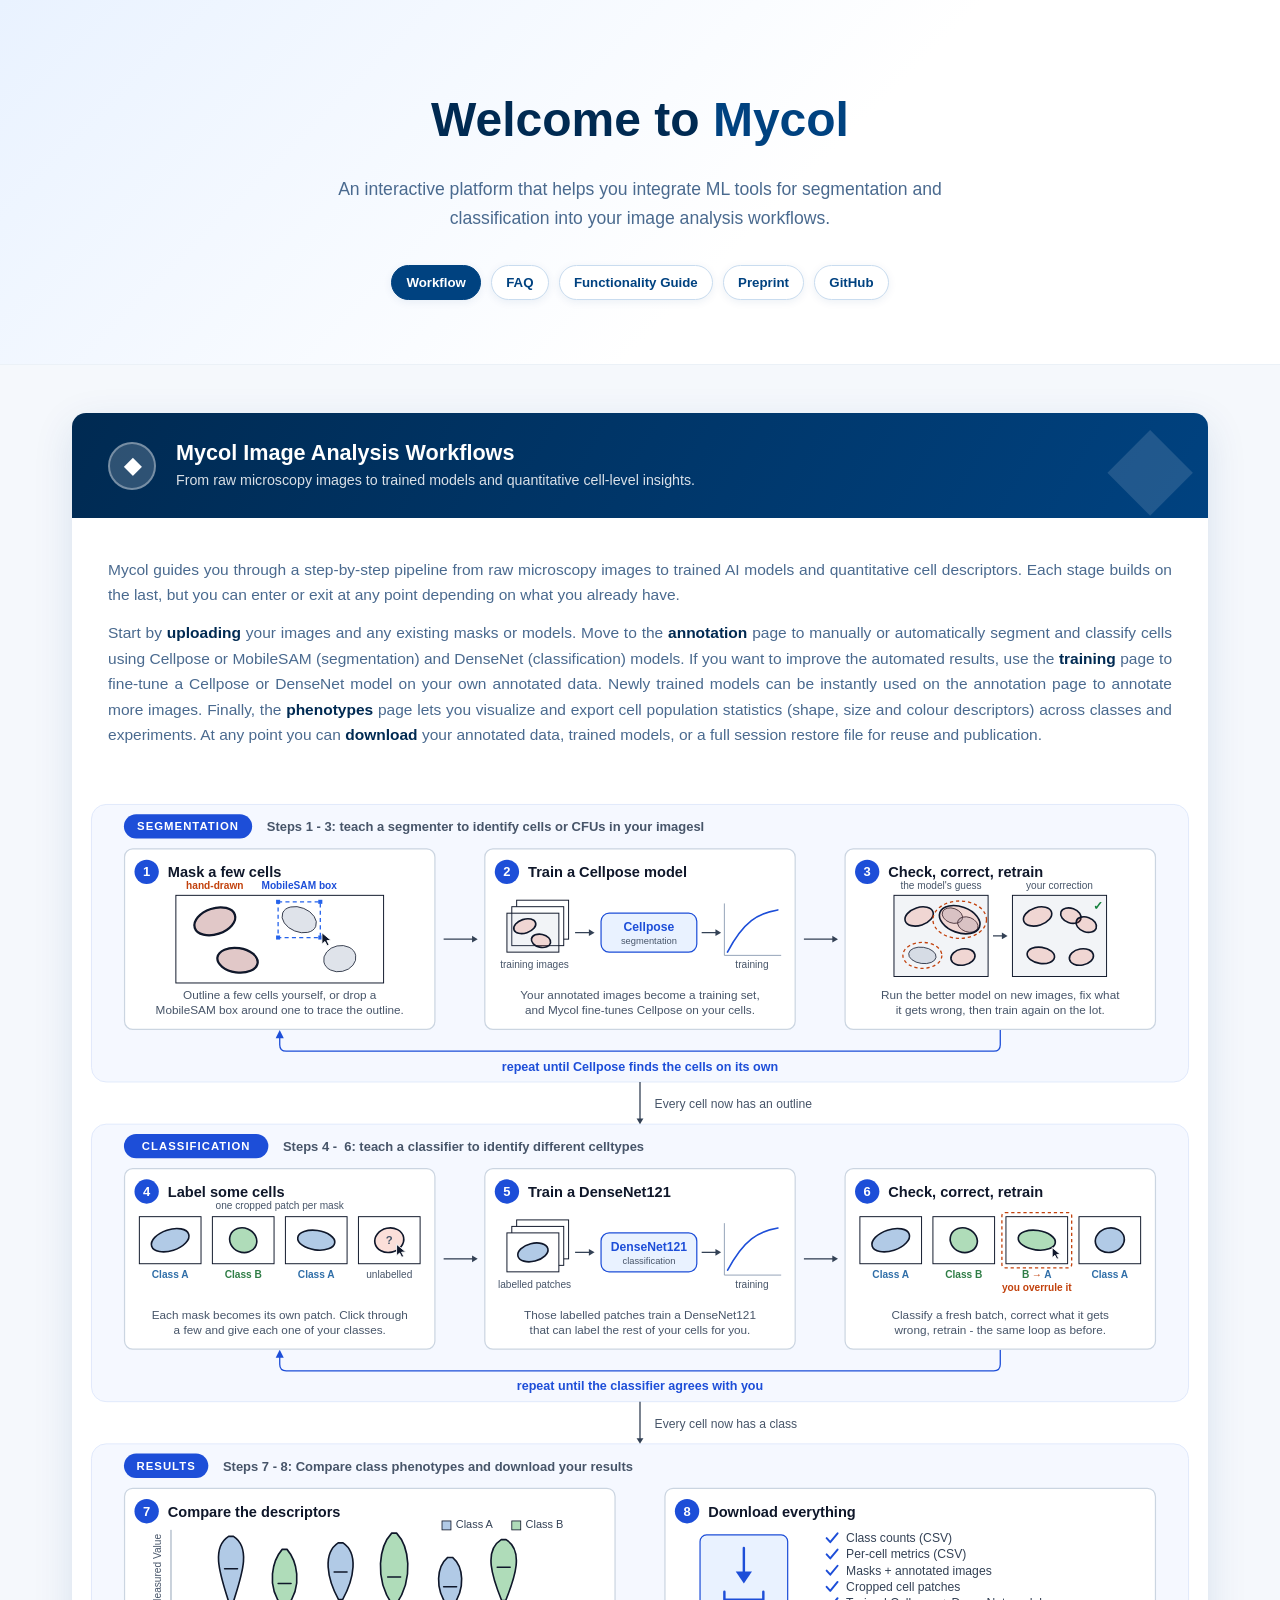
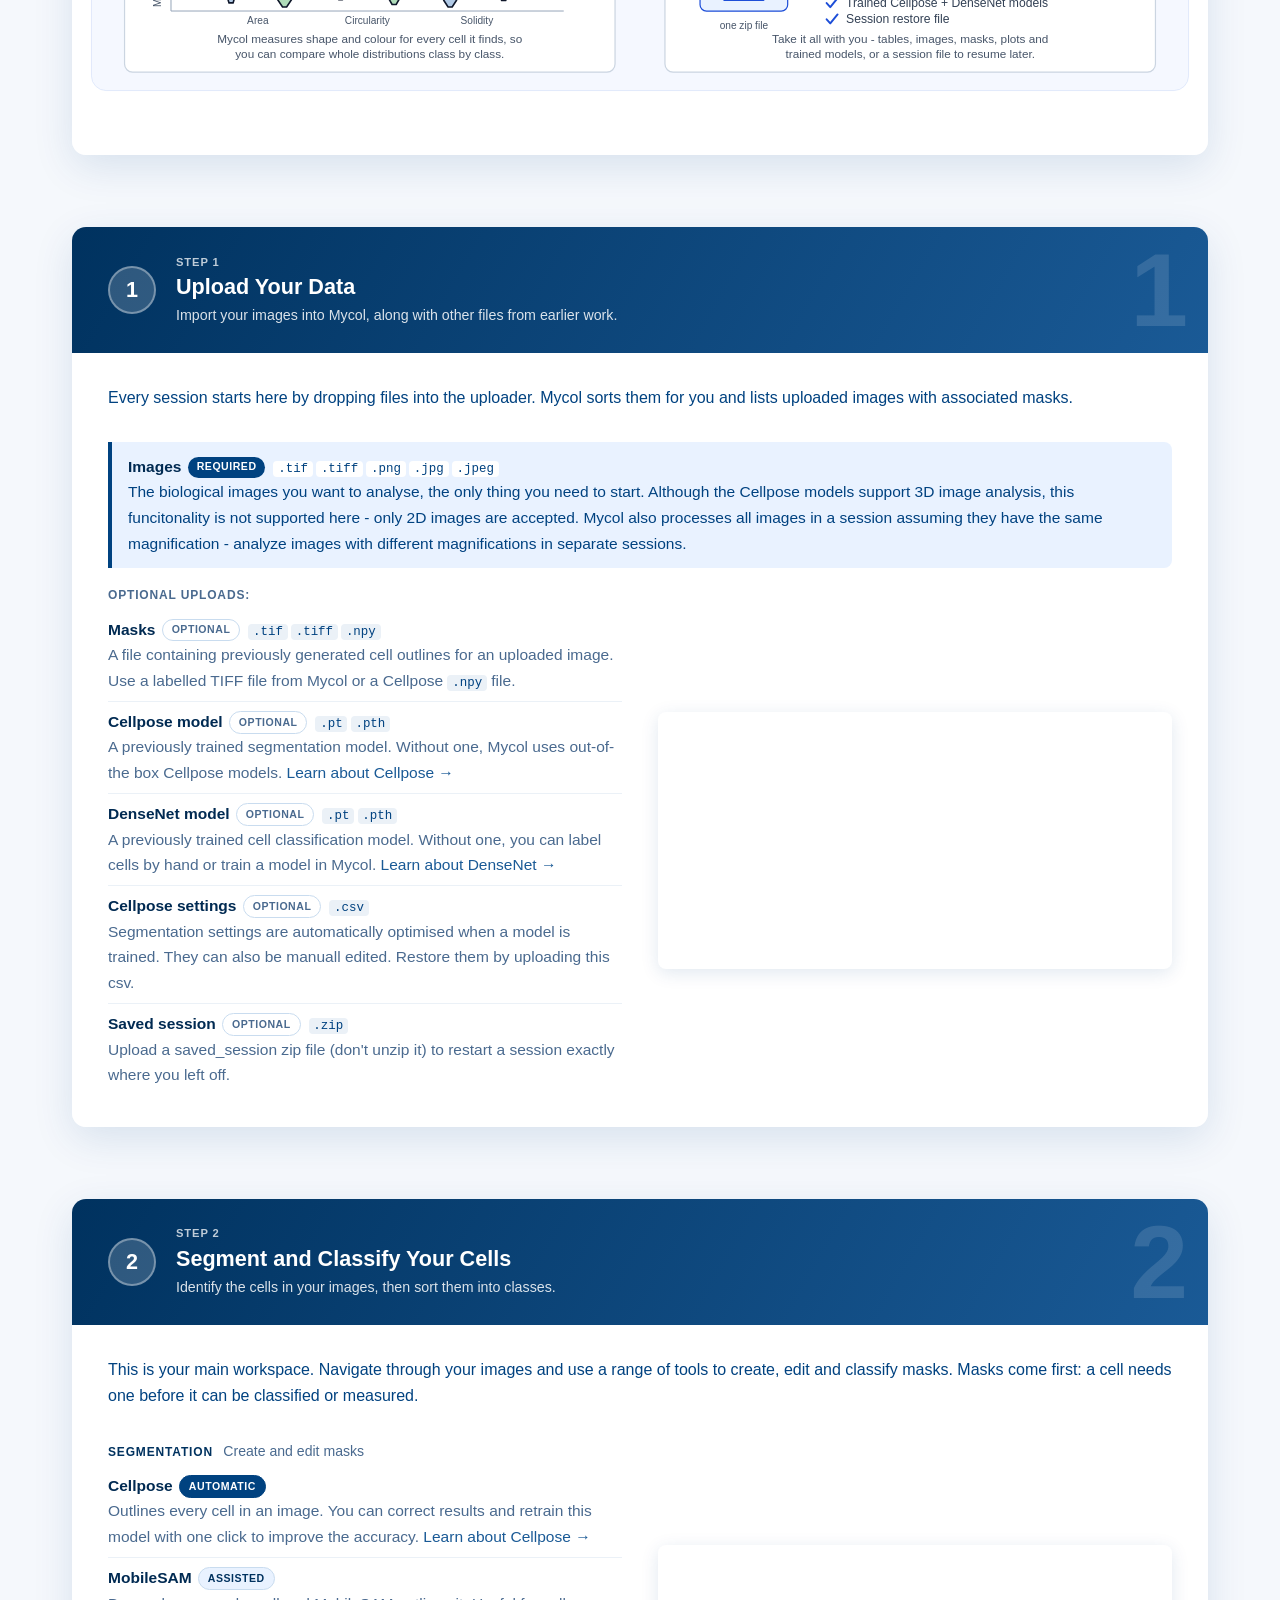
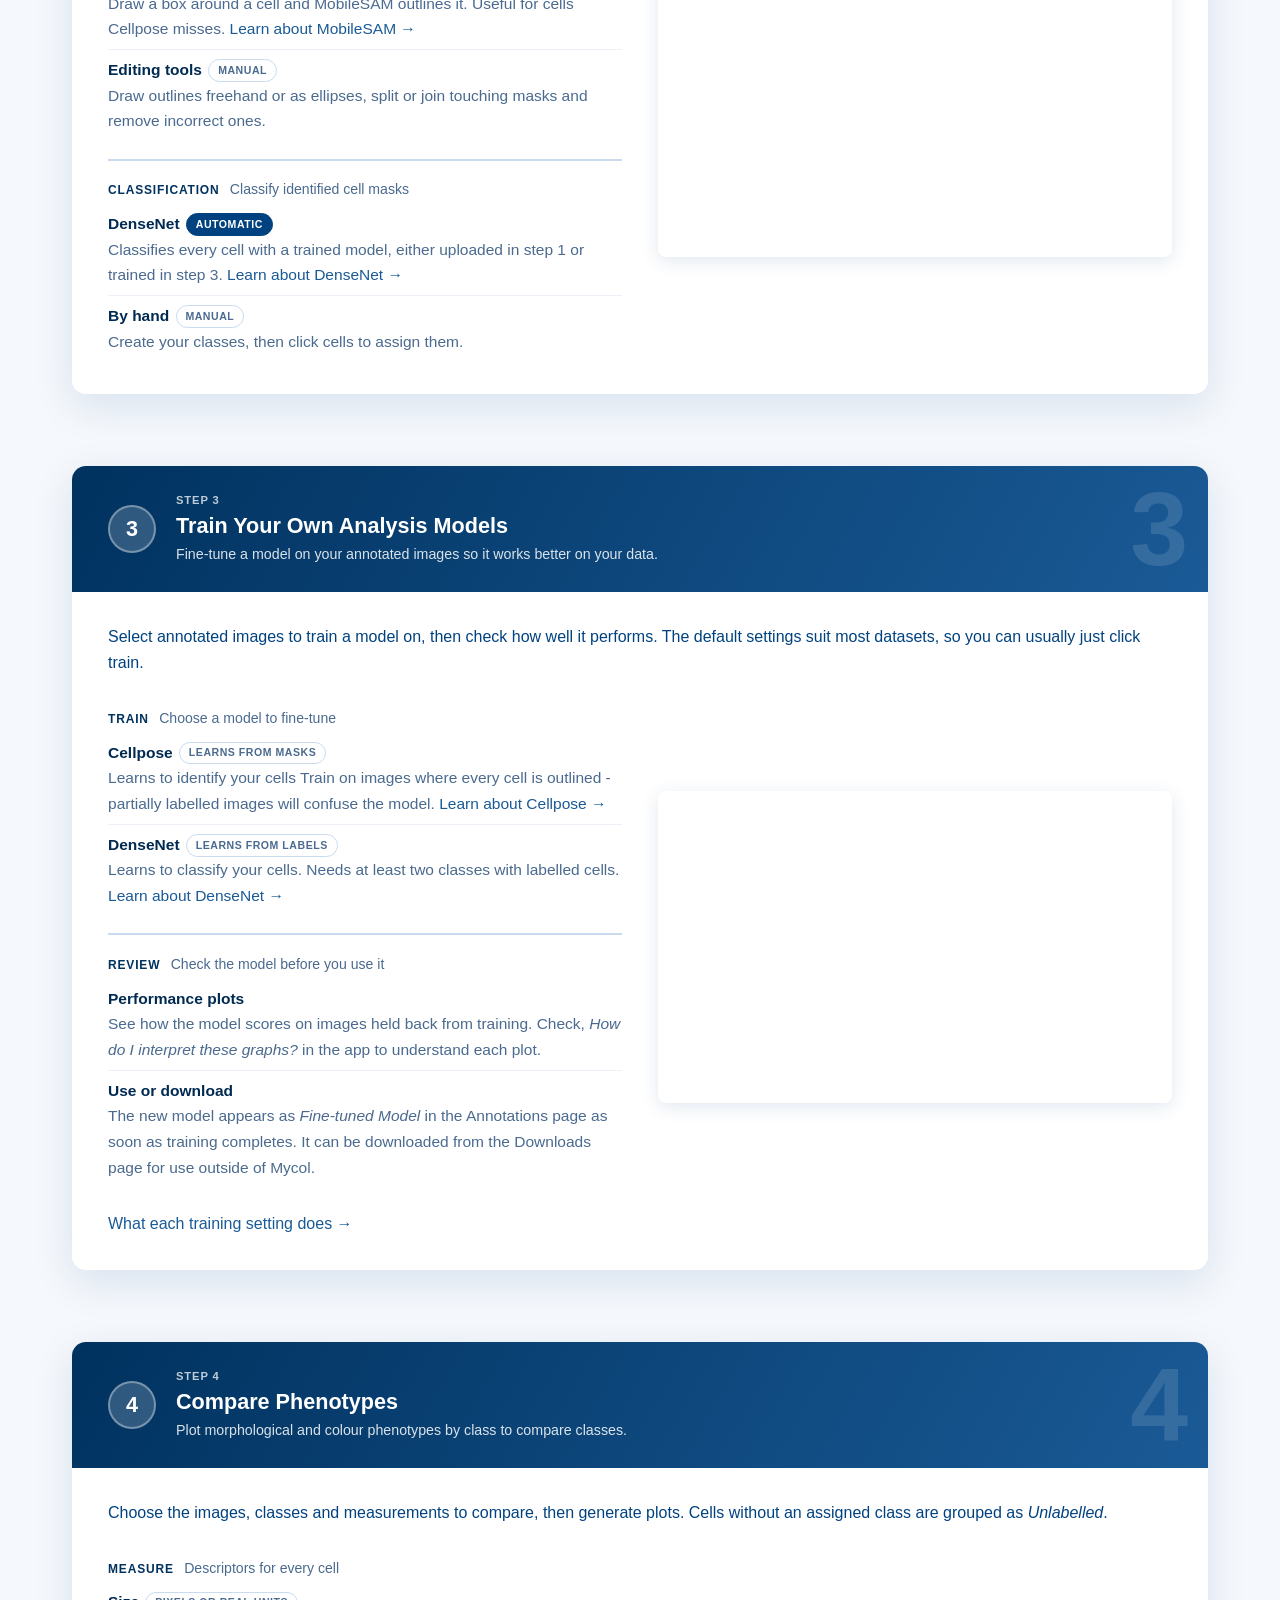
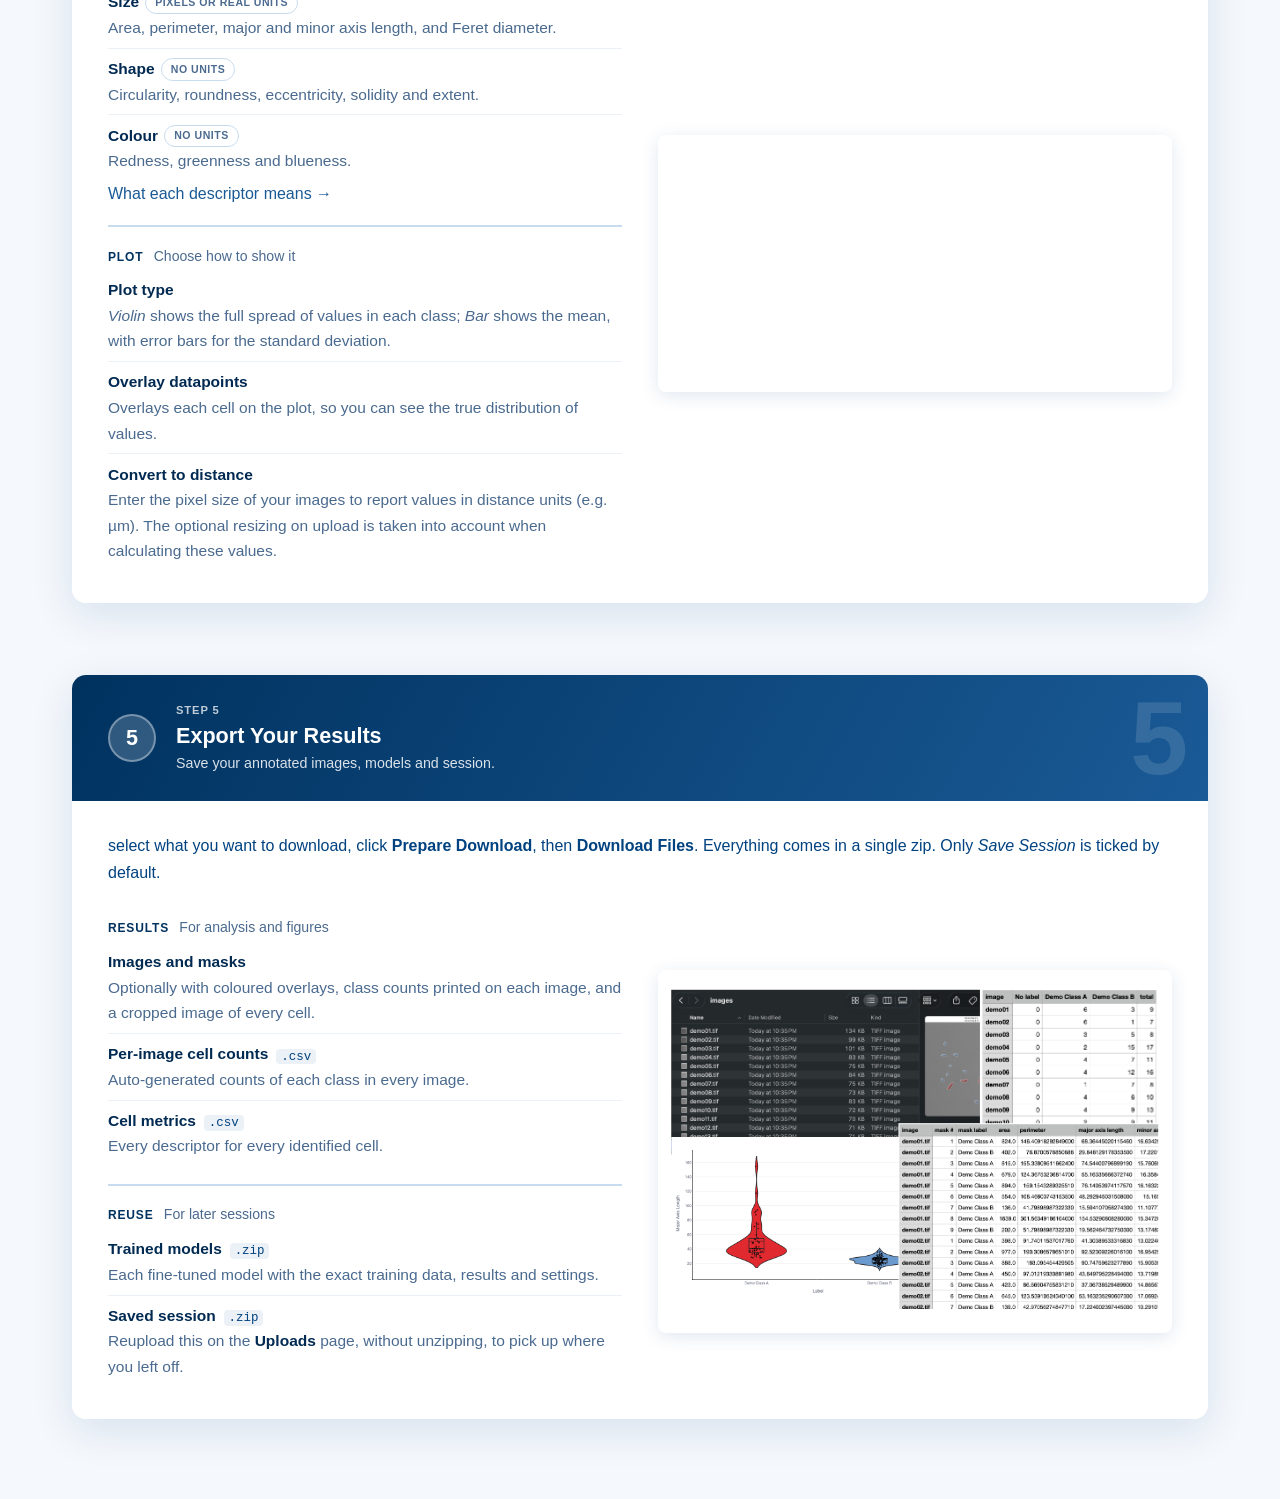
<file: docs/index.html>
<!DOCTYPE html>
<html lang="en">
<head>
  <meta charset="UTF-8" />
  <meta name="viewport" content="width=device-width, initial-scale=1.0" />
  <title>Mycol - User Guide</title>
  <link rel="stylesheet" href="style.css" />
  <style>
    /* ── Page-specific: text beside a video or figure ── */
    .split {
      display: grid;
      grid-template-columns: 1fr 1fr;
      gap: 2.25rem;
      align-items: center;
    }

    .split-text p,
    .split-text li {
      font-size: 0.97rem;
      color: var(--gray-600);
      margin-bottom: 0.5rem;
    }

    .split-text ul {
      padding-left: 1.25rem;
      margin-top: 0.5rem;
    }

    .split-text li { margin-bottom: 0.35rem; }
    .split-text strong { color: var(--gray-900); }

    .split-media {
      border-radius: var(--radius-sm);
      box-shadow: var(--shadow-md);
      overflow: hidden;
      background: var(--white);
      position: relative;
    }

    .split-media video,
    .split-media img {
      width: 100%;
      height: auto;
      display: block;
      border-radius: var(--radius-sm);
    }

    /* stacked cross-fading videos need a fixed box to sit in */
    .split-media.stack { min-height: 260px; }

    .split-media.stack video {
      position: absolute;
      inset: 0;
      width: 100%;
      height: 100%;
      object-fit: contain;
      transition: opacity 0.8s ease;
      opacity: 0;
    }

    .split-media.stack video.active { opacity: 1; }
    .split-media.stack .ratio { width: 100%; padding-top: 60.8%; }

    /* ── Workflow overview ── */
    .overview-p {
      font-size: 0.97rem;
      color: var(--gray-600);
      margin-bottom: 0.75rem;
      text-align: justify;
    }

    .overview-p strong { color: var(--gray-900); }

    /* the workflow figure is detailed, so let it use the full card width
       rather than sitting inside the prose padding */
    .overview-img {
      display: block;
      width: calc(100% + 4.5rem);
      max-width: none;
      height: auto;
      border-radius: var(--radius-sm);
      margin: 1.5rem -2.25rem 0;
    }

    @media (max-width: 720px) {
      .overview-img { width: calc(100% + 2.5rem); margin: 1.25rem -1.25rem 0; }
    }

    @media (max-width: 760px) {
      .split { grid-template-columns: 1fr; gap: 1.5rem; }
    }

    .page-intro {
      font-size: 1rem;
      color: var(--gray-700);
      margin: 1.5rem 0 0;
    }

    /* ── Required vs optional inputs ── */
    .tag {
      display: inline-block;
      font-size: 0.66rem;
      font-weight: 700;
      letter-spacing: 0.05em;
      text-transform: uppercase;
      border-radius: 999px;
      padding: 0.1rem 0.55rem;
      margin-left: 0.4rem;
      vertical-align: 0.12em;
    }

    .exts { margin-left: 0.5rem; }
    .split-text code,
    .input-required code {
      font-family: ui-monospace, SFMono-Regular, Menlo, Consolas, monospace;
      font-size: 0.78rem;
      color: var(--gray-700);
      background: var(--gray-100);
      border-radius: 4px;
      padding: 0.05rem 0.3rem;
    }
    .exts code { margin-right: 0.2rem; white-space: nowrap; }
    .input-required code { background: var(--white); }

    .tag.required { background: var(--blue-600); color: var(--white); }
    .tag.optional { border: 1.5px solid var(--blue-100); color: var(--gray-600); }

    /* how much of the work a tool does for you */
    /* a scale: solid = the model does it, tinted = you guide it, outline = you do it */
    .tag.auto     { background: var(--blue-600); color: var(--white); border: 1.5px solid var(--blue-600); }
    .tag.assisted { background: var(--blue-50); color: var(--blue-700); border: 1.5px solid var(--blue-100); }
    .tag.manual   { border: 1.5px solid var(--blue-100); color: var(--gray-600); }

    /* neutral note, e.g. what a model learns from */
    .tag.plain    { border: 1.5px solid var(--blue-100); color: var(--gray-600); }

    /* one headed list per task (segmentation, classification) */
    .tool-group + .tool-group {
      margin-top: 1.1rem;
      padding-top: 1.1rem;
      border-top: 2px solid var(--blue-100);
    }

    .tool-group-head {
      font-size: 0.88rem;
      color: var(--gray-600);
      margin-bottom: 0.15rem;
    }

    .tool-group-head span {
      font-size: 0.75rem;
      font-weight: 800;
      letter-spacing: 0.07em;
      text-transform: uppercase;
      color: var(--blue-700);
      margin-right: 0.4rem;
    }



    .input-required {
      background: var(--blue-50);
      border-left: 4px solid var(--blue-600);
      border-radius: 0 var(--radius-sm) var(--radius-sm) 0;
      padding: 0.75rem 1rem;
      margin-bottom: 1.1rem;
    }

    .input-required p { margin: 0; font-size: 0.97rem; color: var(--gray-700); }
    .input-required strong { color: var(--gray-900); }

    .input-heading {
      font-size: 0.75rem;
      font-weight: 800;
      letter-spacing: 0.07em;
      text-transform: uppercase;
      color: var(--gray-600);
      margin-bottom: 0.25rem;
    }

    .split-text ul.input-optional {
      list-style: none;
      padding-left: 0;
      margin-top: 0;
    }

    .split-text ul.input-optional li {
      padding: 0.45rem 0;
      border-bottom: 1px solid var(--gray-100);
      margin: 0;
    }

    .split-text ul.input-optional li:last-child { border-bottom: none; }
  </style>
</head>
<body>

<!-- ══════════════ HERO ══════════════ -->
<section class="hero" id="top">
  <h1>Welcome to <span>Mycol</span></h1>
  <p>
    An interactive platform that helps you integrate ML tools for segmentation and classification into your image analysis workflows.
  </p>
  <div class="badge-row">
    <a href="index.html" class="badge current">Workflow</a>
    <a href="faq.html" class="badge">FAQ</a>
    <a href="functionality.html" class="badge">Functionality Guide</a>
    <a href="https://www.biorxiv.org/content/10.64898/2026.06.02.729113v1" target="_blank" rel="noopener" class="badge">Preprint</a>
    <a href="https://github.com/biosustain/mycol" target="_blank" rel="noopener" class="badge">GitHub</a>
  </div>
</section>

<!-- ══════════════ MAIN ══════════════ -->
<main>

  <!-- ══════════ OVERVIEW ══════════ -->
  <section class="page" id="workflow">
    <header class="page-banner utility" data-mark="◆">
      <div class="page-num">◆</div>
      <div>
        <h2>Mycol Image Analysis Workflows</h2>
        <p>From raw microscopy images to trained models and quantitative cell-level insights.</p>
      </div>
    </header>
    <div class="page-body">

      <div class="group">
        <p class="overview-p">
          Mycol guides you through a step-by-step pipeline from raw microscopy images to trained AI models and quantitative cell descriptors. Each stage builds on the last, but you can enter or exit at any point depending on what you already have.
        </p>
        <p class="overview-p">
          Start by <strong>uploading</strong> your images and any existing masks or models. Move to the <strong>annotation</strong> page to manually or automatically segment and classify cells using Cellpose or MobileSAM (segmentation) and DenseNet (classification) models. If you want to improve the automated results, use the <strong>training</strong> page to fine-tune a Cellpose or DenseNet model on your own annotated data. Newly trained models can be instantly used on the annotation page to annotate more images. Finally, the <strong>phenotypes</strong> page lets you visualize and export cell population statistics (shape, size and colour descriptors) across classes and experiments. At any point you can <strong>download</strong> your annotated data, trained models, or a full session restore file for reuse and publication.
        </p>

        <img src="pipeline_overview_correct.svg" alt="The Mycol workflow: mask a few cells by hand or with MobileSAM, train a Cellpose model and improve it by correcting and retraining; then label some cells, train a DenseNet121 classifier and improve it the same way; finally compare cell descriptors between classes and download the results." class="overview-img" />
      </div>

    </div>
  </section>

  <!-- ══════════ 1. UPLOAD ══════════ -->
  <section class="page" id="upload">
    <header class="page-banner" data-mark="1">
      <div class="page-num">1</div>
      <div>
        <div class="page-kicker">Step 1</div>
        <h2>Upload Your Data</h2>
        <p>Import your images into Mycol, along with other files from earlier work.</p>
      </div>
    </header>
    <div class="page-body">

      <p class="page-intro">
        Every session starts here by dropping files into the uploader. Mycol sorts
        them for you and lists uploaded images with associated masks.
      </p>

      <div class="group">
        <div class="input-required">
          <p>
            <strong>Images</strong><span class="tag required">Required</span><span class="exts"><code>.tif</code><code>.tiff</code><code>.png</code><code>.jpg</code><code>.jpeg</code></span><br />
            The biological images you want to analyse, the only thing you need to start. Although the Cellpose models support 3D image analysis, this funcitonality is not supported here - only 2D images are accepted.
            Mycol also processes all images in a session assuming they have the same magnification - analyze images with different magnifications in separate sessions.
          </p>
        </div>
        <div class="split">
          <div class="split-text">
            <div class="input-heading">Optional uploads:</div>
            <ul class="input-optional">
              <li>
                <strong>Masks</strong><span class="tag optional">Optional</span><span class="exts"><code>.tif</code><code>.tiff</code><code>.npy</code></span><br />
                A file containing previously generated cell outlines for an uploaded image. Use a labelled TIFF
                file from Mycol or a Cellpose <code>.npy</code> file.
              </li>
              <li>
                <strong>Cellpose model</strong><span class="tag optional">Optional</span><span class="exts"><code>.pt</code><code>.pth</code></span><br />
                A previously trained segmentation model. Without one, Mycol uses out-of-the box Cellpose models.
                <a href="https://www.nature.com/articles/s41592-022-01663-4" target="_blank" rel="noopener">Learn about Cellpose →</a>
              </li>
              <li>
                <strong>DenseNet model</strong><span class="tag optional">Optional</span><span class="exts"><code>.pt</code><code>.pth</code></span><br />
                A previously trained cell classification model. Without one, you can label cells by hand or train a model in Mycol.
                <a href="https://openaccess.thecvf.com/content_cvpr_2017/papers/Huang_Densely_Connected_Convolutional_CVPR_2017_paper.pdf" target="_blank" rel="noopener">Learn about DenseNet →</a>
              </li>
              <li>
                <strong>Cellpose settings</strong><span class="tag optional">Optional</span><span class="exts"><code>.csv</code></span><br />
                Segmentation settings are automatically optimised when a model is trained. They can also be manuall edited. Restore them by uploading this csv.
              </li>
              <li>
                <strong>Saved session</strong><span class="tag optional">Optional</span><span class="exts"><code>.zip</code></span><br />
                Upload a saved_session zip file (don't unzip it) to restart a session exactly where you left off.
              </li>
            </ul>
          </div>
          <div class="split-media">
            <video autoplay muted loop playsinline>
              <source src="upload_demo.mp4" type="video/mp4" />
            </video>
          </div>
        </div>
      </div>

    </div>
  </section>

  <!-- ══════════ 2. ANNOTATE ══════════ -->
  <section class="page" id="annotate">
    <header class="page-banner" data-mark="2">
      <div class="page-num">2</div>
      <div>
        <div class="page-kicker">Step 2</div>
        <h2>Segment and Classify Your Cells</h2>
        <p>Identify the cells in your images, then sort them into classes.</p>
      </div>
    </header>
    <div class="page-body">

      <p class="page-intro">
        This is your main workspace. Navigate through your images and use a range of tools to create, edit and classify masks. Masks come first: a cell
        needs one before it can be classified or measured.
      </p>

      <div class="group">
        <div class="split">
          <div class="split-text">
            <div class="tool-group">
            <div class="tool-group-head"><span>Segmentation</span> Create and edit masks</div>
            <ul class="input-optional">
              <li>
                <strong>Cellpose</strong><span class="tag auto">Automatic</span><br />
                Outlines every cell in an image. You can correct results and retrain this model with one click to improve the accuracy.
                <a href="https://www.nature.com/articles/s41592-022-01663-4" target="_blank" rel="noopener">Learn about Cellpose →</a>
              </li>
              <li>
                <strong>MobileSAM</strong><span class="tag assisted">Assisted</span><br />
                Draw a box around a cell and MobileSAM outlines it. Useful for cells Cellpose misses.
                <a href="https://github.com/ChaoningZhang/MobileSAM" target="_blank" rel="noopener">Learn about MobileSAM →</a>
              </li>
              <li>
                <strong>Editing tools</strong><span class="tag manual">Manual</span><br />
                Draw outlines freehand or as ellipses, split or join touching masks and remove incorrect ones.
              </li>
            </ul>
            </div>

            <div class="tool-group">
            <div class="tool-group-head"><span>Classification</span> Classify identified cell masks</div>
            <ul class="input-optional">
              <li>
                <strong>DenseNet</strong><span class="tag auto">Automatic</span><br />
                Classifies every cell with a trained model, either uploaded in step 1 or trained in step 3.
                <a href="https://openaccess.thecvf.com/content_cvpr_2017/papers/Huang_Densely_Connected_Convolutional_CVPR_2017_paper.pdf" target="_blank" rel="noopener">Learn about DenseNet →</a>
              </li>
              <li>
                <strong>By hand</strong><span class="tag manual">Manual</span><br />
                Create your classes, then click cells to assign them.
              </li>
            </ul>
            </div>
          </div>
          <div class="split-media stack" id="annotate-videos">
            <video class="active" autoplay muted playsinline><source src="demo0.mp4" type="video/mp4" /></video>
            <video muted playsinline><source src="demo.mp4" type="video/mp4" /></video>
            <video muted playsinline><source src="demo2.mp4" type="video/mp4" /></video>
            <div class="ratio"></div>
          </div>
        </div>
      </div>

    </div>
  </section>

  <!-- ══════════ 3. TRAIN ══════════ -->
  <section class="page" id="train">
    <header class="page-banner" data-mark="3">
      <div class="page-num">3</div>
      <div>
        <div class="page-kicker">Step 3</div>
        <h2>Train Your Own Analysis Models</h2>
        <p>Fine-tune a model on your annotated images so it works better on your data.</p>
      </div>
    </header>
    <div class="page-body">

      <p class="page-intro">
        Select annotated images to train a model on, then check how well it
        performs. The default settings suit most datasets, so you can usually just click train.
      </p>

      <div class="group">
        <div class="split">
          <div class="split-text">
            <div class="tool-group">
            <div class="tool-group-head"><span>Train</span> Choose a model to fine-tune</div>
            <ul class="input-optional">
              <li>
                <strong>Cellpose</strong><span class="tag plain">Learns from masks</span><br />
                Learns to identify your cells Train on images where every cell is outlined - partially labelled images will confuse the model.
                <a href="https://www.nature.com/articles/s41592-022-01663-4" target="_blank" rel="noopener">Learn about Cellpose →</a>
              </li>
              <li>
                <strong>DenseNet</strong><span class="tag plain">Learns from labels</span><br />
                Learns to classify your cells. Needs at least two classes with labelled cells.
                <a href="https://openaccess.thecvf.com/content_cvpr_2017/papers/Huang_Densely_Connected_Convolutional_CVPR_2017_paper.pdf" target="_blank" rel="noopener">Learn about DenseNet →</a>
              </li>
            </ul>
            </div>

            <div class="tool-group">
            <div class="tool-group-head"><span>Review</span> Check the model before you use it</div>
            <ul class="input-optional">
              <li>
                <strong>Performance plots</strong><br />
                See how the model scores on images held back from training. Check,
                <em>How do I interpret these graphs?</em> in the app to understand each plot.
              </li>
              <li>
                <strong>Use or download</strong><br />
                The new model appears as <em>Fine-tuned Model</em> in the Annotations page as soon as training completes. It can
                be downloaded from the Downloads page for use outside of Mycol.
              </li>
            </ul>
            </div>
          </div>
          <div class="split-media stack" id="train-videos">
            <video class="active" autoplay muted playsinline><source src="training_demo1.mp4" type="video/mp4" /></video>
            <video muted playsinline><source src="training_demo2.mp4" type="video/mp4" /></video>
            <video muted playsinline><source src="training_demo3.mp4" type="video/mp4" /></video>
            <div class="ratio"></div>
          </div>
        </div>
        <p class="page-intro">
          <a href="functionality.html#train-settings">What each training setting does →</a>
        </p>
      </div>

    </div>
  </section>

  <!-- ══════════ 4. ANALYZE ══════════ -->
  <section class="page" id="analyze">
    <header class="page-banner" data-mark="4">
      <div class="page-num">4</div>
      <div>
        <div class="page-kicker">Step 4</div>
        <h2>Compare Phenotypes</h2>
        <p>Plot morphological and colour phenotypes by class to compare classes.</p>
      </div>
    </header>
    <div class="page-body">

      <p class="page-intro">
        Choose the images, classes and measurements to compare, then generate plots. Cells without an assigned class are grouped as <em>Unlabelled</em>.
      </p>

      <div class="group">
        <div class="split">
          <div class="split-text">
            <div class="tool-group">
            <div class="tool-group-head"><span>Measure</span> Descriptors for every cell</div>
            <ul class="input-optional">
              <li>
                <strong>Size</strong><span class="tag plain">Pixels or real units</span><br />
                Area, perimeter, major and minor axis length, and Feret diameter.
              </li>
              <li>
                <strong>Shape</strong><span class="tag plain">No units</span><br />
                Circularity, roundness, eccentricity, solidity and extent.
              </li>
              <li>
                <strong>Colour</strong><span class="tag plain">No units</span><br />
                Redness, greenness and blueness.
              </li>
            </ul>
            <a href="faq.html#descriptors">What each descriptor means →</a>
            </div>

            <div class="tool-group">
            <div class="tool-group-head"><span>Plot</span> Choose how to show it</div>
            <ul class="input-optional">
              <li>
                <strong>Plot type</strong><br />
                <em>Violin</em> shows the full spread of values in each class; <em>Bar</em> shows
                the mean, with error bars for the standard deviation.
              </li>
              <li>
                <strong>Overlay datapoints</strong><br />
                Overlays each cell on the plot, so you can see the true distribution of values.
              </li>
              <li>
                <strong>Convert to distance</strong><br />
                Enter the pixel size of your images to report values in distance units (e.g. &micro;m). The optional resizing on upload is taken into account when calculating these values.
              </li>
            </ul>
            </div>
          </div>
          <div class="split-media">
            <video autoplay muted loop playsinline>
              <source src="analyze_demo.mp4" type="video/mp4" />
            </video>
          </div>
        </div>
      </div>

    </div>
  </section>

  <!-- ══════════ 5. DOWNLOADS ══════════ -->
  <section class="page" id="downloads">
    <header class="page-banner" data-mark="5">
      <div class="page-num">5</div>
      <div>
        <div class="page-kicker">Step 5</div>
        <h2>Export Your Results</h2>
        <p>Save your annotated images, models and session.</p>
      </div>
    </header>
    <div class="page-body">

      <p class="page-intro">
        select what you want to download, click <strong>Prepare Download</strong>, then <strong>Download Files</strong>.
        Everything comes in a single zip. Only <em>Save Session</em> is ticked by default.
      </p>

      <div class="group">
        <div class="split">
          <div class="split-text">
            <div class="tool-group">
            <div class="tool-group-head"><span>Results</span> For analysis and figures</div>
            <ul class="input-optional">
              <li>
                <strong>Images and masks</strong><br />
                Optionally with coloured overlays, class counts printed on each image, and a cropped image of every cell.
              </li>
              <li>
                <strong>Per-image cell counts</strong><span class="exts"><code>.csv</code></span><br />
                Auto-generated counts of each class in every image.
              </li>
              <li>
                <strong>Cell metrics</strong><span class="exts"><code>.csv</code></span><br />
                Every descriptor for every identified cell.
              </li>
            </ul>
            </div>

            <div class="tool-group">
            <div class="tool-group-head"><span>Reuse</span> For later sessions</div>
            <ul class="input-optional">
              <li>
                <strong>Trained models</strong><span class="exts"><code>.zip</code></span><br />
                Each fine-tuned model with the exact training data, results and settings.
              </li>
              <li>
                <strong>Saved session</strong><span class="exts"><code>.zip</code></span><br />
                Reupload this on the <strong>Uploads</strong> page, without unzipping, to pick up where you left off.
              </li>
            </ul>
            </div>
          </div>
          <div class="split-media">
            <img src="export_summary.svg" alt="Export options summary" />
          </div>
        </div>
      </div>

    </div>
  </section>

</main>
</file>
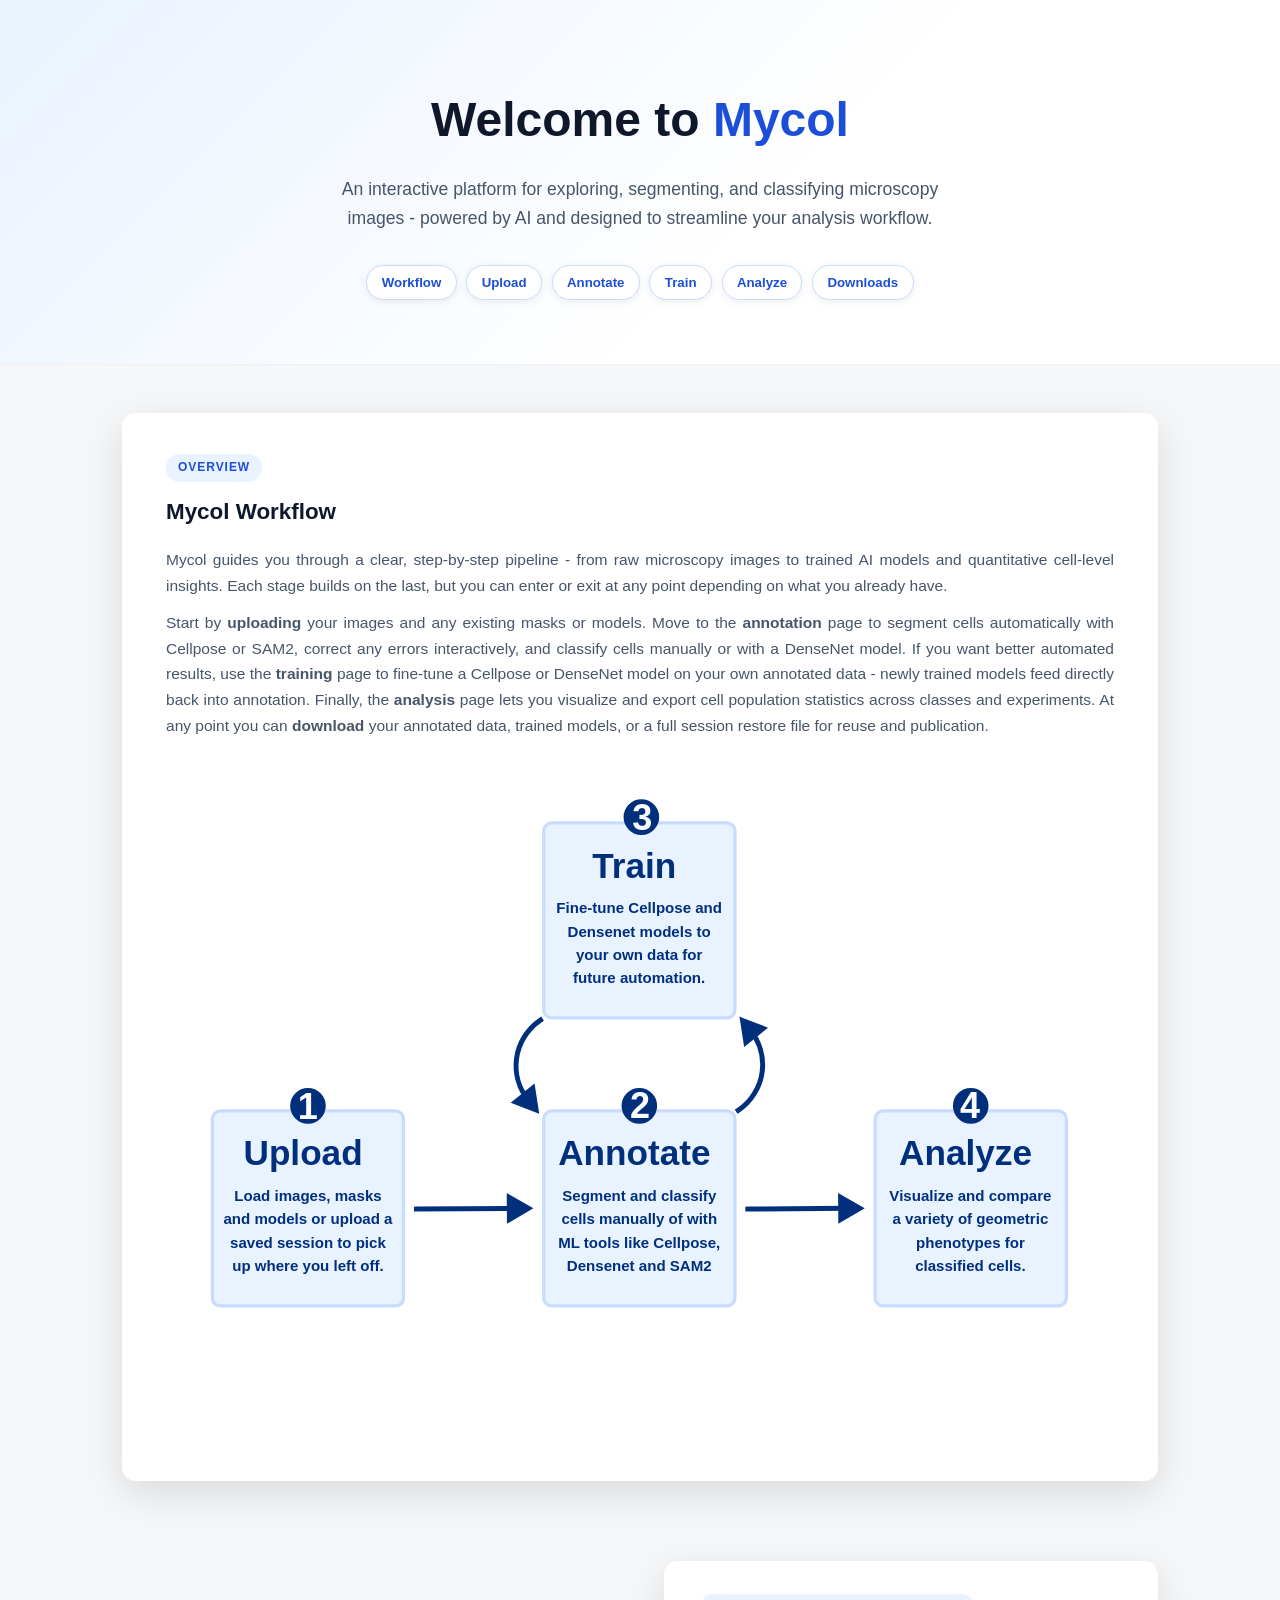
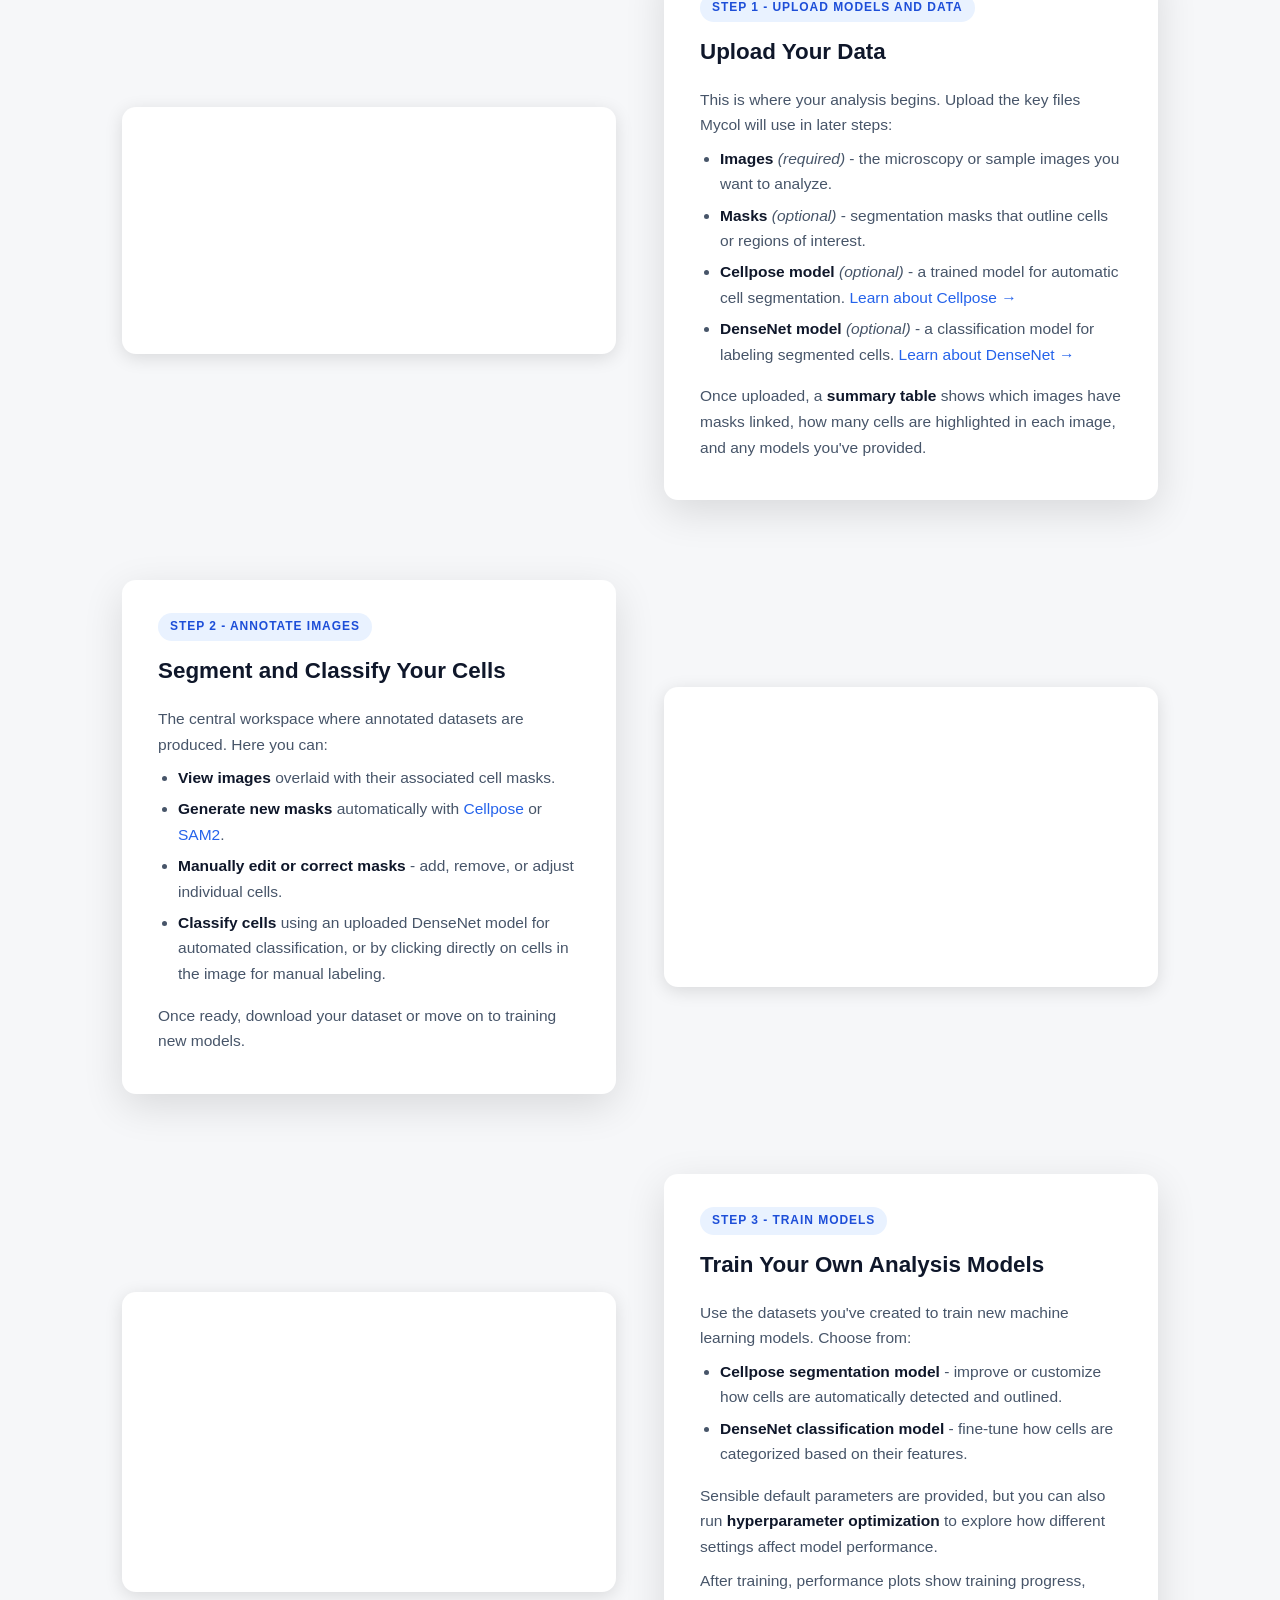
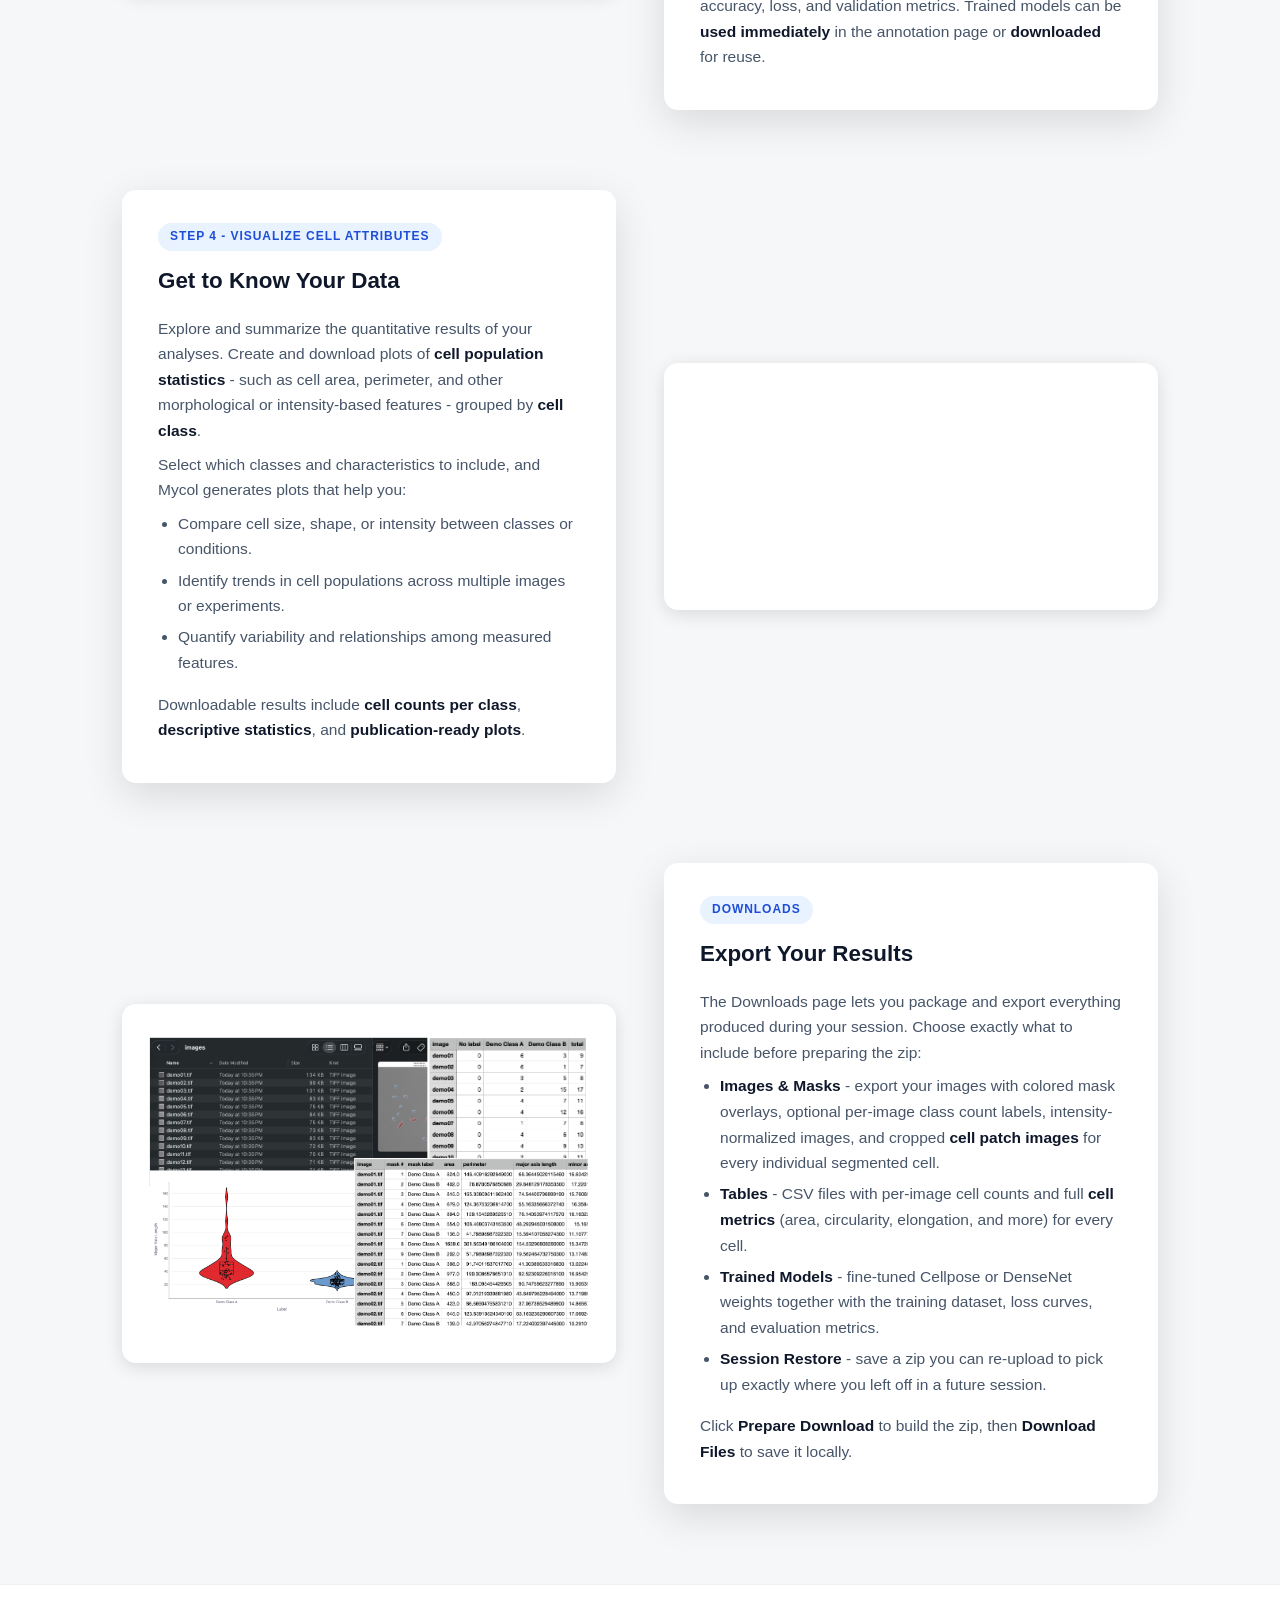
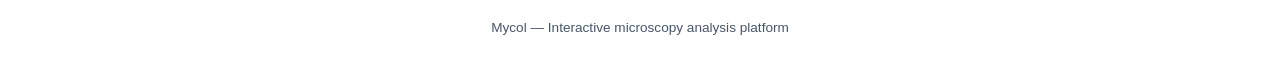
<file: online_guide/index.html>
<!DOCTYPE html>
<html lang="en">
<head>
  <meta charset="UTF-8" />
  <meta name="viewport" content="width=device-width, initial-scale=1.0" />
  <title>Mycol - User Guide</title>
  <style>
    /* ── Reset & Base ── */
    *, *::before, *::after { box-sizing: border-box; margin: 0; padding: 0; }

    :root {
      --blue-50:  #E9F2FF;
      --blue-100: #c7dcff;
      --blue-500: #2563eb;
      --blue-600: #1d4ed8;
      --blue-700: #1e40af;
      --gray-50:  #f6f7f9;
      --gray-100: #eef0f3;
      --gray-300: #cbd5e1;
      --gray-600: #475569;
      --gray-700: #334155;
      --gray-900: #0f172a;
      --white:    #ffffff;
      --shadow-sm: 0 2px 8px rgba(0,0,0,.07);
      --shadow-md: 0 4px 18px rgba(0,0,0,.12);
      --shadow-lg: 0 12px 40px rgba(0,0,0,.12);
      --radius:   14px;
      --radius-sm: 8px;
    }

    html { scroll-behavior: smooth; }

    body {
      font-family: -apple-system, BlinkMacSystemFont, "Segoe UI", Roboto, Helvetica, Arial, sans-serif;
      background: var(--gray-50);
      color: var(--gray-700);
      line-height: 1.65;
    }

    /* ── Hero ── */
    .hero {
      background: linear-gradient(135deg, var(--blue-50) 0%, var(--white) 60%);
      border-bottom: 1px solid var(--gray-100);
      padding: 5rem 2rem 4rem;
      text-align: center;
    }

    .hero-emoji { font-size: 3.5rem; line-height: 1; margin-bottom: 1rem; }

    .hero h1 {
      font-size: clamp(2rem, 5vw, 3rem);
      font-weight: 800;
      color: var(--gray-900);
      margin-bottom: 1rem;
    }

    .hero h1 span { color: var(--blue-600); }

    .hero p {
      max-width: 640px;
      margin: 0 auto 2rem;
      font-size: 1.1rem;
      color: var(--gray-600);
    }

    .badge-row {
      display: flex;
      flex-wrap: wrap;
      gap: 0.6rem;
      justify-content: center;
    }

    .badge {
      background: var(--white);
      border: 1.5px solid var(--blue-100);
      border-radius: 999px;
      padding: 0.35rem 0.9rem;
      font-size: 0.83rem;
      font-weight: 600;
      color: var(--blue-600);
      box-shadow: var(--shadow-sm);
      text-decoration: none;
      transition: background 0.15s, border-color 0.15s;
    }

    .badge:hover {
      background: var(--blue-100);
      border-color: var(--blue-500);
    }

    /* ── Main content ── */
    main {
      max-width: 1100px;
      margin: 0 auto;
      padding: 3rem 2rem 5rem;
      display: flex;
      flex-direction: column;
      gap: 5rem;
    }

    /* ── Section ── */
    .section {
      display: grid;
      grid-template-columns: 1fr 1fr;
      gap: 3rem;
      align-items: center;
    }

    .section.reverse { direction: rtl; }
    .section.reverse > * { direction: ltr; }

    .section-text {
      background: var(--white);
      border-radius: var(--radius);
      box-shadow: var(--shadow-lg);
      padding: 2rem 2.25rem;
    }

    .step-label {
      display: inline-block;
      background: var(--blue-50);
      color: var(--blue-600);
      font-size: 0.75rem;
      font-weight: 700;
      letter-spacing: 0.08em;
      text-transform: uppercase;
      border-radius: 999px;
      padding: 0.25rem 0.75rem;
      margin-bottom: 0.75rem;
    }

    .section-text h2 {
      font-size: 1.4rem;
      font-weight: 700;
      color: var(--gray-900);
      margin-bottom: 1rem;
    }

    .section-text p,
    .section-text li {
      font-size: 0.97rem;
      color: var(--gray-600);
      margin-bottom: 0.5rem;
    }

    .section-text ul {
      padding-left: 1.25rem;
      margin-top: 0.5rem;
    }

    .section-text li { margin-bottom: 0.35rem; }

    .section-text a {
      color: var(--blue-500);
      text-decoration: none;
      font-weight: 500;
    }
    .section-text a:hover { text-decoration: underline; }

    .section-text strong { color: var(--gray-900); }

    .section-img {
      border-radius: var(--radius);
      box-shadow: var(--shadow-md);
      overflow: hidden;
      background: var(--white);
      display: flex;
      align-items: center;
      justify-content: center;
      padding: 1rem;
    }

    .section-img img {
      width: 100%;
      height: auto;
      max-height: 480px;
      object-fit: contain;
      border-radius: var(--radius-sm);
      display: block;
    }

    /* ── Workflow timeline ── */
    .workflow-steps {
      display: grid;
      grid-template-columns: repeat(auto-fit, minmax(200px, 1fr));
      gap: 1.25rem;
      margin-top: 1.5rem;
    }

    .wf-step {
      background: var(--gray-50);
      border: 1.5px solid var(--gray-100);
      border-radius: var(--radius-sm);
      padding: 1rem 1.1rem;
    }

    .wf-step-num {
      font-size: 1.4rem;
      font-weight: 800;
      color: var(--blue-600);
      margin-bottom: 0.3rem;
    }

    .wf-step h3 {
      font-size: 0.88rem;
      font-weight: 700;
      color: var(--gray-900);
      margin-bottom: 0.3rem;
    }

    .wf-step p {
      font-size: 0.82rem;
      color: var(--gray-600);
      margin: 0;
    }

    /* ── Footer ── */
    footer {
      background: var(--white);
      border-top: 1px solid var(--gray-100);
      text-align: center;
      padding: 2rem;
      font-size: 0.85rem;
      color: var(--gray-600);
    }

    /* ── Responsive ── */
    @media (max-width: 760px) {
      .section, .section.reverse {
        grid-template-columns: 1fr;
        direction: ltr;
      }
    }
  </style>
</head>
<body>

<!-- ══════════════ HERO ══════════════ -->
<section class="hero" id="top">
  <h1>Welcome to <span>Mycol</span></h1>
  <p>
    An interactive platform for exploring, segmenting, and classifying microscopy images -
    powered by AI and designed to streamline your analysis workflow.
  </p>
  <div class="badge-row">
    <a href="#workflow" class="badge">Workflow</a>
    <a href="#upload" class="badge">Upload</a>
    <a href="#annotate" class="badge">Annotate</a>
    <a href="#train" class="badge">Train</a>
    <a href="#analyze" class="badge">Analyze</a>
    <a href="#downloads" class="badge">Downloads</a>
  </div>
</section>

<!-- ══════════════ MAIN ══════════════ -->
<main>

  <!-- ── Workflow Overview ── -->
  <div id="workflow" style="background:var(--white);border-radius:var(--radius);box-shadow:var(--shadow-lg);padding:2.5rem 2.75rem;">
    <span class="step-label">Overview</span>
    <h2 style="font-size:1.4rem;font-weight:700;color:var(--gray-900);margin-bottom:1rem;">Mycol Workflow</h2>
    <p style="font-size:0.97rem;color:var(--gray-600);margin-bottom:0.75rem;text-align:justify;">
      Mycol guides you through a clear, step-by-step pipeline - from raw microscopy images to trained AI models and quantitative cell-level insights. Each stage builds on the last, but you can enter or exit at any point depending on what you already have.
    </p>
    <p style="font-size:0.97rem;color:var(--gray-600);margin-bottom:1.5rem;text-align:justify;">
      Start by <strong>uploading</strong> your images and any existing masks or models. Move to the <strong>annotation</strong> page to segment cells automatically with Cellpose or SAM2, correct any errors interactively, and classify cells manually or with a DenseNet model. If you want better automated results, use the <strong>training</strong> page to fine-tune a Cellpose or DenseNet model on your own annotated data - newly trained models feed directly back into annotation. Finally, the <strong>analysis</strong> page lets you visualize and export cell population statistics across classes and experiments. At any point you can <strong>download</strong> your annotated data, trained models, or a full session restore file for reuse and publication.
    </p>
    <img src="pipeline_summary.svg" alt="Mycol pipeline overview" style="width:100%;height:auto;border-radius:var(--radius-sm);" />
  </div>

  <!-- ── Upload ── -->
  <div class="section reverse" id="upload">
    <div class="section-text">
      <span class="step-label">Step 1 - Upload Models and Data</span>
      <h2>Upload Your Data</h2>
      <p>This is where your analysis begins. Upload the key files Mycol will use in later steps:</p>
      <ul>
        <li><strong>Images</strong> <em>(required)</em> - the microscopy or sample images you want to analyze.</li>
        <li><strong>Masks</strong> <em>(optional)</em> - segmentation masks that outline cells or regions of interest.</li>
        <li>
          <strong>Cellpose model</strong> <em>(optional)</em> - a trained model for automatic cell segmentation.
          <a href="https://www.nature.com/articles/s41592-022-01663-4" target="_blank" rel="noopener">Learn about Cellpose →</a>
        </li>
        <li>
          <strong>DenseNet model</strong> <em>(optional)</em> - a classification model for labeling segmented cells.
          <a href="https://openaccess.thecvf.com/content_cvpr_2017/papers/Huang_Densely_Connected_Convolutional_CVPR_2017_paper.pdf" target="_blank" rel="noopener">Learn about DenseNet →</a>
        </li>
      </ul>
      <p style="margin-top:1rem;">
        Once uploaded, a <strong>summary table</strong> shows which images have masks linked,
        how many cells are highlighted in each image, and any models you've provided.
      </p>
    </div>
    <div class="section-img" style="padding:0;">
      <video autoplay muted loop playsinline
        style="width:100%;height:auto;border-radius:var(--radius-sm);display:block;">
        <source src="upload_demo.mp4" type="video/mp4" />
      </video>
    </div>
  </div>

  <!-- ── Annotate ── -->
  <div class="section" id="annotate">
    <div class="section-text">
      <span class="step-label">Step 2 - Annotate Images</span>
      <h2>Segment and Classify Your Cells</h2>
      <p>
        The central workspace where annotated datasets are produced. Here you can:
      </p>
      <ul>
        <li><strong>View images</strong> overlaid with their associated cell masks.</li>
        <li>
          <strong>Generate new masks</strong> automatically with
          <a href="https://www.nature.com/articles/s41592-022-01663-4" target="_blank" rel="noopener">Cellpose</a>
          or <a href="https://ai.meta.com/sam2/" target="_blank" rel="noopener">SAM2</a>.
        </li>
        <li><strong>Manually edit or correct masks</strong> - add, remove, or adjust individual cells.</li>
        <li>
          <strong>Classify cells</strong> using an uploaded DenseNet model for automated classification,
          or by clicking directly on cells in the image for manual labeling.
        </li>
      </ul>
      <p style="margin-top:1rem;">
        Once ready, download your dataset or move on to training new models.
      </p>
    </div>
    <div class="section-img" style="position:relative;padding:0;overflow:hidden;min-height:300px;">
      <video id="vid0" autoplay muted playsinline
        style="position:absolute;inset:0;width:100%;height:100%;object-fit:contain;border-radius:var(--radius-sm);transition:opacity 0.8s ease;opacity:1;">
        <source src="demo0.mp4" type="video/mp4" />
      </video>
      <video id="vid1" muted playsinline
        style="position:absolute;inset:0;width:100%;height:100%;object-fit:contain;border-radius:var(--radius-sm);transition:opacity 0.8s ease;opacity:0;">
        <source src="demo.mp4" type="video/mp4" />
      </video>
      <video id="vid2" muted playsinline
        style="position:absolute;inset:0;width:100%;height:100%;object-fit:contain;border-radius:var(--radius-sm);transition:opacity 0.8s ease;opacity:0;">
        <source src="demo2.mp4" type="video/mp4" />
      </video>
      <div style="width:100%;padding-top:60.8%;"></div>
    </div>
    <script>
      (function () {
        const videos = [
          document.getElementById('vid0'),
          document.getElementById('vid1'),
          document.getElementById('vid2')
        ];
        let current = 0;

        function playNext() {
          const hide = videos[current];
          current = (current + 1) % videos.length;
          const show = videos[current];
          show.currentTime = 0;
          show.play();
          show.style.opacity = '1';
          hide.style.opacity = '0';
        }

        videos.forEach(v => v.addEventListener('ended', playNext));
      })();
    </script>
  </div>

  <!-- ── Train ── -->
  <div class="section reverse" id="train">
    <div class="section-text">
      <span class="step-label">Step 3 - Train Models</span>
      <h2>Train Your Own Analysis Models</h2>
      <p>
        Use the datasets you've created to train new machine learning models. Choose from:
      </p>
      <ul>
        <li><strong>Cellpose segmentation model</strong> - improve or customize how cells are automatically detected and outlined.</li>
        <li><strong>DenseNet classification model</strong> - fine-tune how cells are categorized based on their features.</li>
      </ul>
      <p style="margin-top:1rem;">
        Sensible default parameters are provided, but you can also run
        <strong>hyperparameter optimization</strong> to explore how different settings
        affect model performance.
      </p>
      <p>
        After training, performance plots show training progress, accuracy, loss, and
        validation metrics. Trained models can be <strong>used immediately</strong> in
        the annotation page or <strong>downloaded</strong> for reuse.
      </p>
    </div>
    <div class="section-img" style="position:relative;padding:0;overflow:hidden;min-height:300px;">
      <video id="tvid0" autoplay muted playsinline
        style="position:absolute;inset:0;width:100%;height:100%;object-fit:contain;border-radius:var(--radius-sm);transition:opacity 0.8s ease;opacity:1;">
        <source src="training_demo1.mp4" type="video/mp4" />
      </video>
      <video id="tvid1" muted playsinline
        style="position:absolute;inset:0;width:100%;height:100%;object-fit:contain;border-radius:var(--radius-sm);transition:opacity 0.8s ease;opacity:0;">
        <source src="training_demo2.mp4" type="video/mp4" />
      </video>
      <video id="tvid2" muted playsinline
        style="position:absolute;inset:0;width:100%;height:100%;object-fit:contain;border-radius:var(--radius-sm);transition:opacity 0.8s ease;opacity:0;">
        <source src="training_demo3.mp4" type="video/mp4" />
      </video>
      <div style="width:100%;padding-top:60.8%;"></div>
    </div>
    <script>
      (function () {
        const tvideos = [
          document.getElementById('tvid0'),
          document.getElementById('tvid1'),
          document.getElementById('tvid2')
        ];
        let tcurrent = 0;

        function tplayNext() {
          const hide = tvideos[tcurrent];
          tcurrent = (tcurrent + 1) % tvideos.length;
          const show = tvideos[tcurrent];
          show.currentTime = 0;
          show.play();
          show.style.opacity = '1';
          hide.style.opacity = '0';
        }

        tvideos.forEach(v => v.addEventListener('ended', tplayNext));
      })();
    </script>
  </div>

  <!-- ── Analyze ── -->
  <div class="section" id="analyze">
    <div class="section-text">
      <span class="step-label">Step 4 - Visualize Cell Attributes</span>
      <h2>Get to Know Your Data</h2>
      <p>
        Explore and summarize the quantitative results of your analyses. Create and download
        plots of <strong>cell population statistics</strong> - such as cell area, perimeter,
        and other morphological or intensity-based features - grouped by <strong>cell class</strong>.
      </p>
      <p>Select which classes and characteristics to include, and Mycol generates plots that help you:</p>
      <ul>
        <li>Compare cell size, shape, or intensity between classes or conditions.</li>
        <li>Identify trends in cell populations across multiple images or experiments.</li>
        <li>Quantify variability and relationships among measured features.</li>
      </ul>
      <p style="margin-top:1rem;">
        Downloadable results include <strong>cell counts per class</strong>,
        <strong>descriptive statistics</strong>, and <strong>publication-ready plots</strong>.
      </p>
    </div>
    <div class="section-img" style="padding:0;">
      <video autoplay muted loop playsinline
        style="width:100%;height:auto;border-radius:var(--radius-sm);display:block;">
        <source src="analyze_demo.mp4" type="video/mp4" />
      </video>
    </div>
  </div>

  <!-- ── Downloads ── -->
  <div class="section reverse" id="downloads">
    <div class="section-text">
      <span class="step-label">Downloads</span>
      <h2>Export Your Results</h2>
      <p>
        The Downloads page lets you package and export everything produced during your session.
        Choose exactly what to include before preparing the zip:
      </p>
      <ul>
        <li>
          <strong>Images &amp; Masks</strong> - export your images with colored mask overlays,
          optional per-image class count labels, intensity-normalized images, and cropped
          <strong>cell patch images</strong> for every individual segmented cell.
        </li>
        <li>
          <strong>Tables</strong> - CSV files with per-image cell counts and full
          <strong>cell metrics</strong> (area, circularity, elongation, and more) for every cell.
        </li>
        <li>
          <strong>Trained Models</strong> - fine-tuned Cellpose or DenseNet weights together
          with the training dataset, loss curves, and evaluation metrics.
        </li>
        <li>
          <strong>Session Restore</strong> - save a zip you can re-upload to pick up exactly
          where you left off in a future session.
        </li>
      </ul>
      <p style="margin-top:1rem;">
        Click <strong>Prepare Download</strong> to build the zip, then
        <strong>Download Files</strong> to save it locally.
      </p>
    </div>
    <div class="section-img">
      <img src="export_summary.svg" alt="Export options summary" />
    </div>
  </div>

</main>

<!-- ══════════════ FOOTER ══════════════ -->
<footer>
  <p>Mycol &mdash; Interactive microscopy analysis platform</p>
</footer>

</body>
</html>
</file>
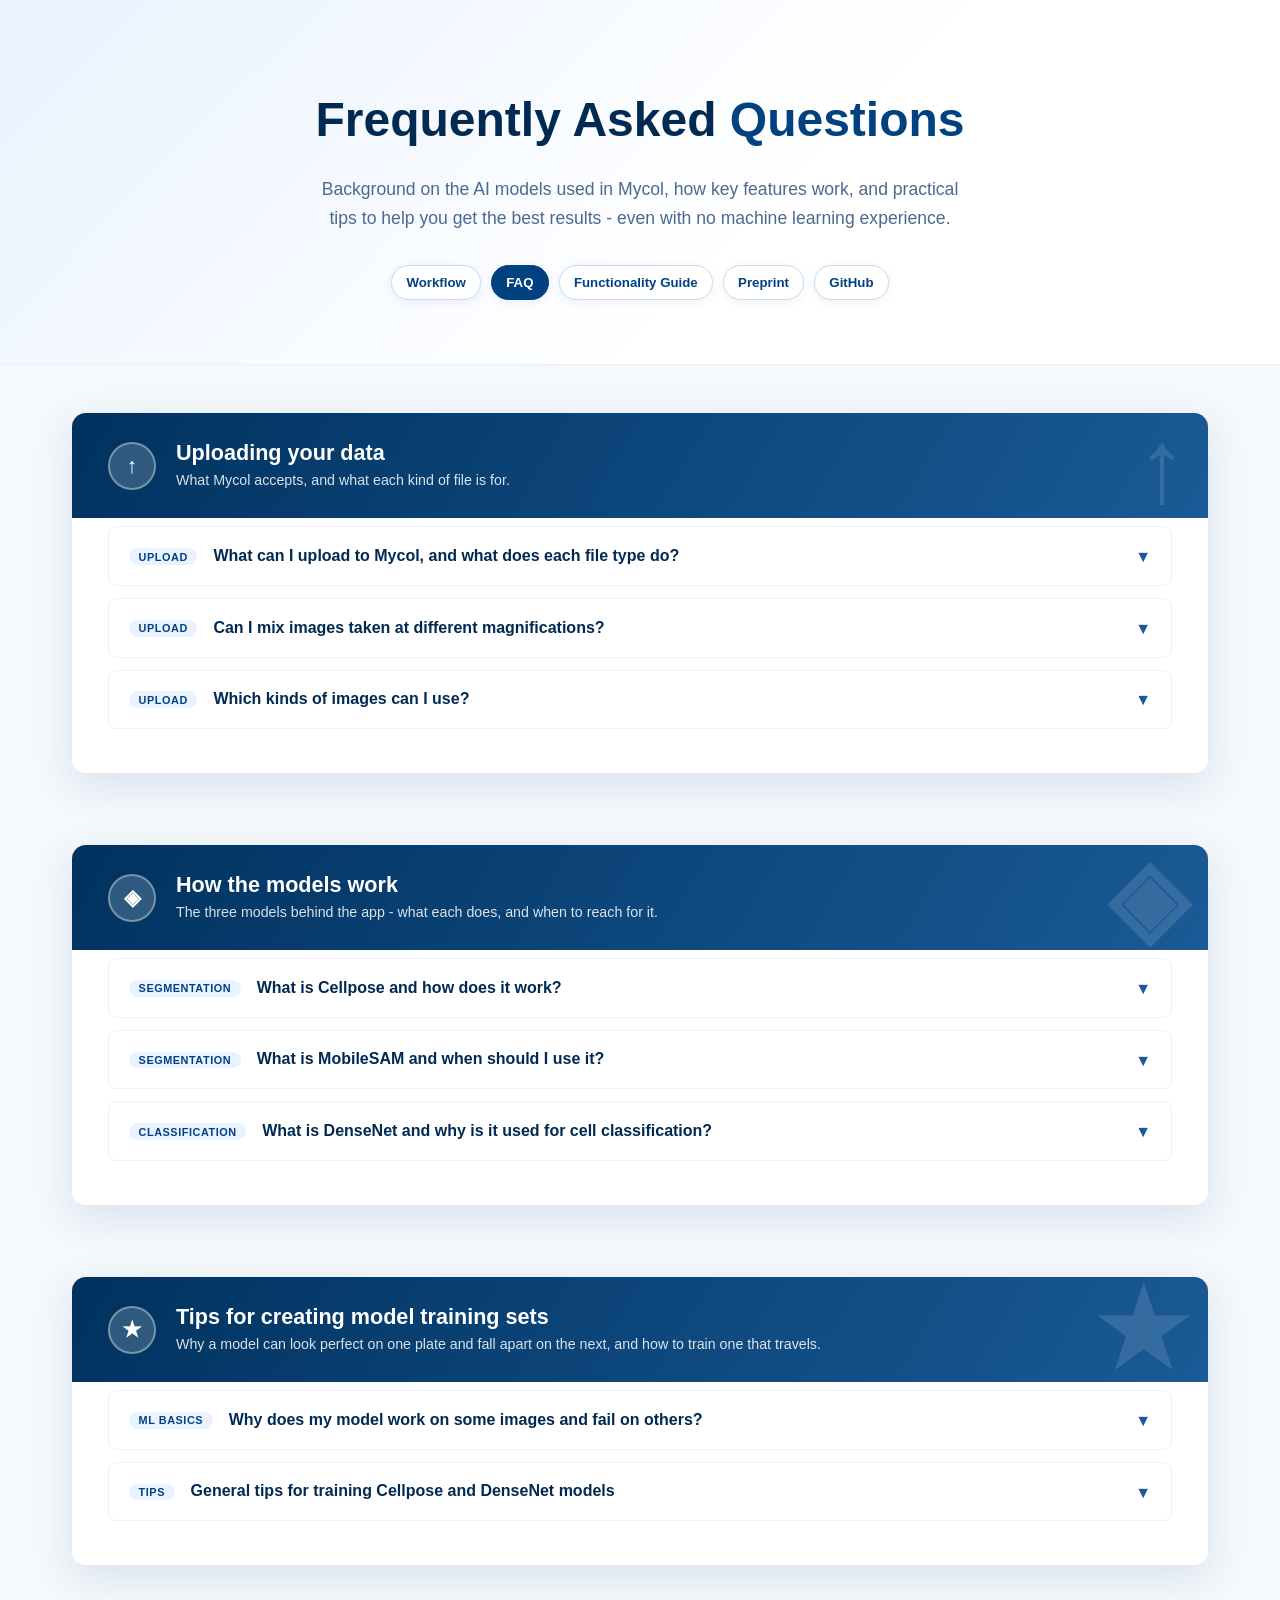
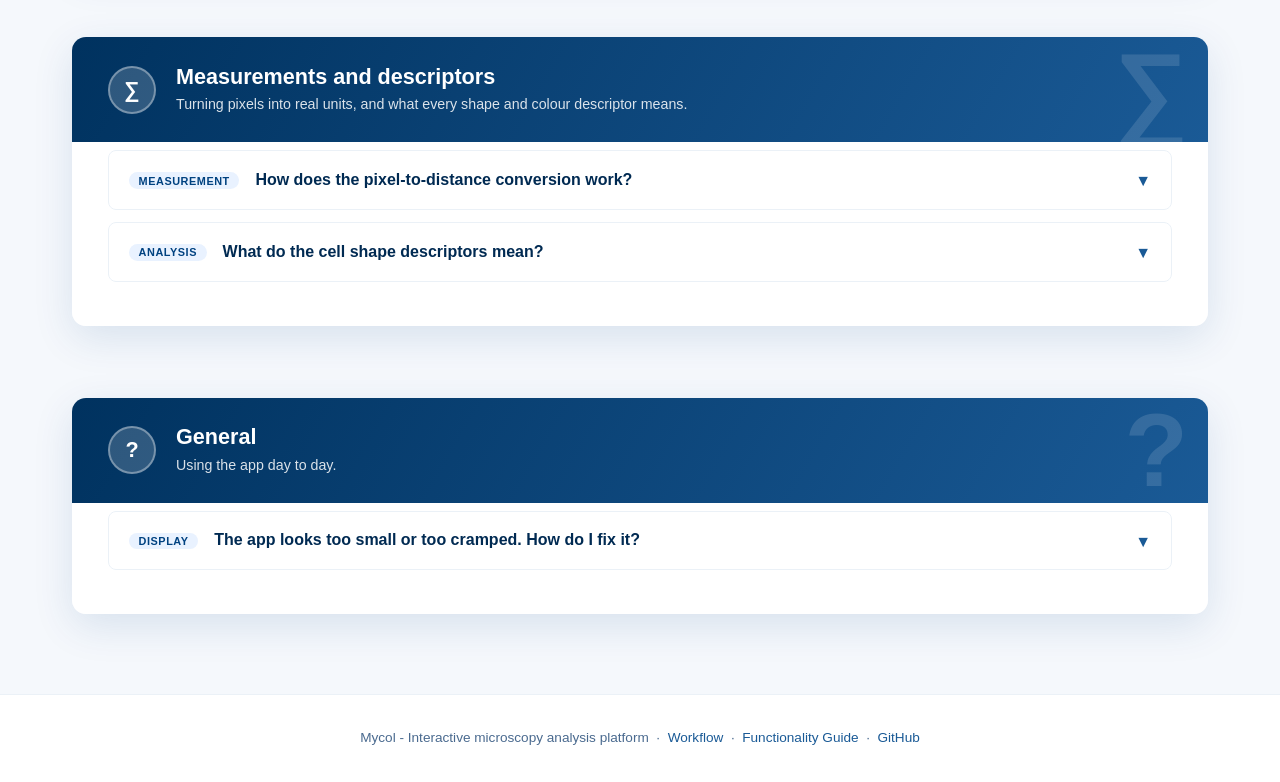
<file: docs/faq.html>
<!DOCTYPE html>
<html lang="en">
<head>
  <meta charset="UTF-8" />
  <meta name="viewport" content="width=device-width, initial-scale=1.0" />
  <title>Mycol - FAQ</title>
  <link rel="stylesheet" href="style.css" />
  <style>
    /* ── Page-specific: collapsible question cards ── */
    .faq-card {
      background: var(--white);
      border: 1.5px solid var(--gray-100);
      border-radius: var(--radius-sm);
      overflow: hidden;
      margin-bottom: 0.75rem;
      transition: border-color 0.15s, box-shadow 0.15s;
    }

    .faq-card:hover { border-color: var(--blue-100); }
    .faq-card.open { border-color: var(--blue-100); box-shadow: var(--shadow-sm); }

    .faq-question {
      width: 100%;
      background: none;
      border: none;
      cursor: pointer;
      text-align: left;
      padding: 1.1rem 1.25rem;
      display: flex;
      align-items: flex-start;
      gap: 1rem;
      transition: background 0.15s;
      font-family: inherit;
    }

    .faq-question:hover { background: var(--gray-50); }

    .faq-q-label {
      flex-shrink: 0;
      background: var(--blue-50);
      color: var(--blue-600);
      font-size: 0.68rem;
      font-weight: 700;
      letter-spacing: 0.05em;
      text-transform: uppercase;
      border-radius: 999px;
      padding: 0.15rem 0.6rem;
      margin-top: 0.2rem;
      white-space: nowrap;
    }

    .faq-q-text {
      flex: 1;
      font-size: 1rem;
      font-weight: 700;
      color: var(--gray-900);
      line-height: 1.4;
    }

    .faq-chevron {
      flex-shrink: 0;
      margin-top: 0.2rem;
      color: var(--blue-500);
      transition: transform 0.25s ease;
      font-size: 1rem;
    }

    .faq-card.open .faq-chevron { transform: rotate(180deg); }

    .faq-answer {
      max-height: 0;
      overflow: hidden;
      transition: max-height 0.35s ease;
    }

    .faq-card.open .faq-answer { max-height: 9999px; }

    .faq-answer-inner {
      padding: 1.1rem 1.25rem 1.4rem;
      border-top: 1px solid var(--gray-100);
    }

    .faq-answer-inner p,
    .faq-answer-inner li {
      font-size: 0.95rem;
      color: var(--gray-600);
      margin-bottom: 0.6rem;
    }

    .faq-answer-inner ul,
    .faq-answer-inner ol {
      padding-left: 1.4rem;
      margin-top: 0.4rem;
      margin-bottom: 0.75rem;
    }

    .faq-answer-inner li { margin-bottom: 0.4rem; }
    .faq-answer-inner strong { color: var(--gray-900); }

    .faq-answer-inner a {
      color: var(--blue-500);
      text-decoration: none;
      font-weight: 500;
    }
    .faq-answer-inner a:hover { text-decoration: underline; }

    .faq-answer-inner h3 {
      font-size: 0.95rem;
      font-weight: 700;
      color: var(--gray-900);
      margin-top: 1rem;
      margin-bottom: 0.35rem;
    }

    code {
      font-family: ui-monospace, "SF Mono", Menlo, monospace;
      font-size: 0.88em;
      background: var(--gray-100);
      border-radius: 4px;
      padding: 0.1em 0.35em;
      color: var(--gray-900);
    }

    /* tip box - matches the shared .callout treatment */
    .tip-box {
      background: var(--blue-50);
      border-left: 4px solid var(--blue-500);
      border-radius: 0 var(--radius-sm) var(--radius-sm) 0;
      padding: 0.85rem 1.1rem;
      margin-top: 0.75rem;
    }
    .tip-box p { margin-bottom: 0; }

    /* ── Page-specific: shape-descriptor accordions ── */
    .desc-notation {
      display: grid;
      grid-template-columns: 1fr 1fr;
      gap: 1.5rem;
      align-items: center;
      background: var(--gray-50);
      border: 1.5px solid var(--gray-100);
      border-radius: var(--radius-sm);
      padding: 1.1rem 1.25rem;
      margin-bottom: 1.25rem;
    }

    .desc-notation-img img {
      width: 75%;
      height: auto;
      display: block;
      border-radius: var(--radius-sm);
      margin: 0 auto;
    }

    .desc-item {
      border: 1.5px solid var(--gray-100);
      border-radius: var(--radius-sm);
      overflow: hidden;
      margin-bottom: 0.5rem;
    }

    .desc-toggle {
      width: 100%;
      background: var(--gray-50);
      border: none;
      cursor: pointer;
      text-align: left;
      padding: 0.75rem 1rem;
      display: flex;
      align-items: center;
      justify-content: space-between;
      gap: 0.75rem;
      transition: background 0.15s;
      font-family: inherit;
    }

    .desc-toggle:hover { background: var(--blue-50); }

    .desc-name {
      font-size: 0.93rem;
      font-weight: 700;
      color: var(--gray-900);
    }

    .desc-chevron {
      flex-shrink: 0;
      font-size: 0.8rem;
      color: var(--blue-500);
      transition: transform 0.2s ease;
    }

    .desc-item.open .desc-chevron { transform: rotate(180deg); }

    .desc-body {
      max-height: 0;
      overflow: hidden;
      transition: max-height 0.3s ease;
    }

    .desc-item.open .desc-body { max-height: 9999px; }

    .desc-body p,
    .desc-body li {
      font-size: 0.95rem;
      color: var(--gray-600);
      margin-bottom: 0.45rem;
      padding: 0 1rem;
    }

    .desc-body ul {
      padding-left: 2.25rem;
      margin-bottom: 0.5rem;
    }

    .desc-body p:first-child { padding-top: 0.9rem; }
    .desc-body > *:last-child { padding-bottom: 1rem; }

    .desc-figure {
      margin: 0.85rem 1rem 0;
      background: var(--white);
      border: 1px solid var(--gray-100);
      border-radius: var(--radius-sm);
      padding: 0.75rem;
      display: flex;
      flex-direction: column;
      align-items: center;
    }

    .desc-figure img {
      width: 55%;
      height: auto;
      display: block;
      border-radius: 4px;
    }

    .desc-caption {
      font-size: 0.82rem !important;
      color: var(--gray-600);
      margin-top: 0.6rem !important;
      margin-bottom: 0 !important;
      padding: 0 !important;
      text-align: center !important;
      font-style: italic;
    }

    @media (max-width: 600px) {
      .desc-notation { grid-template-columns: 1fr; }
      .faq-question { flex-wrap: wrap; gap: 0.5rem; }
    }
  </style>
</head>
<body>

<!-- ══════════════ HERO ══════════════ -->
<section class="hero" id="top">
  <h1>Frequently Asked <span>Questions</span></h1>
  <p>
    Background on the AI models used in Mycol, how key features work, and practical tips
    to help you get the best results - even with no machine learning experience.
  </p>
  <div class="badge-row">
    <a href="index.html" class="badge">Workflow</a>
    <a href="faq.html" class="badge current">FAQ</a>
    <a href="functionality.html" class="badge">Functionality Guide</a>
    <a href="https://www.biorxiv.org/content/10.64898/2026.06.02.729113v1" target="_blank" rel="noopener" class="badge">Preprint</a>
    <a href="https://github.com/biosustain/mycol" target="_blank" rel="noopener" class="badge">GitHub</a>
  </div>
</section>

<!-- ══════════════ MAIN ══════════════ -->
<main>

  <section class="page" id="uploading">
    <header class="page-banner" data-mark="↑">
      <div class="page-num">↑</div>
      <div>
        <h2>Uploading your data</h2>
        <p>What Mycol accepts, and what each kind of file is for.</p>
      </div>
    </header>
    <div class="page-body">

      <div class="faq-card" id="uploads">
        <button class="faq-question" onclick="toggleFaq(this)" aria-expanded="false">
          <span class="faq-q-label">Upload</span>
          <span class="faq-q-text">What can I upload to Mycol, and what does each file type do?</span>
          <span class="faq-chevron">&#9660;</span>
        </button>
        <div class="faq-answer">
          <div class="faq-answer-inner">

            <h3>Images <em>(required)</em></h3>
            <p>
              The microscopy or sample images you want to analyse. Standard formats such as TIFF, PNG,
              and JPEG are supported. Every other upload type is optional and supplementary: images are
              the only thing you must upload to start working.
            </p>

            <h3>Masks <em>(optional)</em></h3>
            <p>
              Segmentation masks that outline the cells or regions of interest in your images.
              Each mask is a labelled image where every cell is represented by a unique integer ID,
              and background pixels are zero. Uploading existing masks lets you skip the automatic
              segmentation step and jump straight to classification or analysis, or to continue
              refining masks you created in a previous session. You can upload the Cellpose .npy format
              or a tiff (format in Mycol downloads) where each cell is a different integer value.
            </p>

            <h3>Cellpose model <em>(optional)</em></h3>
            <p>
              A trained segmentation model as a <code>.pt</code> or <code>.pth</code> file, either
              fine-tuned in Mycol and downloaded earlier or trained elsewhere. It then replaces the
              default model everywhere segmentation runs. Without one, Mycol falls back to previously published
              pre-trained Cellpose models.
            </p>

            <h3>DenseNet model <em>(optional)</em></h3>
            <p>
              A trained cell classification model, also <code>.pt</code> or <code>.pth</code>. Unlike
              segmentation there is no default classifier, so automatic classification stays unavailable
              until you upload one or train one. Mycol tells the two model types apart from their
              contents, so both go in the same uploader and neither needs special naming.
            </p>

            <h3>Cellpose inference hyperparameters CSV <em>(optional)</em></h3>
            <p>
              A small two-column <code>parameter,value</code> file listing the Cellpose inference
              settings - diameter, cell-probability threshold, flow threshold, minimum size,
              and number of iterations. These significantly affect segmentation, so uploading the
              <code>cellpose_inference_hyperparameters.csv</code> (found in a downloaded model or a
              saved-session zip) automatically applies those settings on the Annotate page,
              letting you reproduce a previous segmentation without re-entering each value by hand.
            </p>

            <h3>Saved Session <em>(optional)</em></h3>
            <p>
              A zip file produced by the <strong>Session Restore</strong> download option.
              Uploading it reloads a previous Mycol session in full: all images, masks, class labels,
              trained models, and settings are restored exactly as they were when the session was saved.
              This is the recommended way to pause and resume long annotation or training projects,
              or to share a complete working state with a collaborator.
            </p>

            <h3>Practical notes</h3>
            <ul>
              <li>
                <strong>Masks are paired to images by filename.</strong> A mask is named after its image
                plus a suffix, <code>_masks</code> by default, so <code>plate1.tif</code> pairs with
                <code>plate1_masks.tif</code>. The suffix can be changed next to the uploader. A mask
                with no matching image is skipped.
              </li>
              <li>
                <strong>Images are resized to fit within 512 x 512 by default</strong>, to keep the app responsive
                on large images. Measurements are unaffected: Mycol converts every size back, so areas
                and lengths always refer to your original image. Untick the box beside the uploader to
                keep full resolution.
              </li>
            </ul>

          </div>
        </div>
      </div>

      <div class="faq-card" id="magnification">
        <button class="faq-question" onclick="toggleFaq(this)" aria-expanded="false">
          <span class="faq-q-label">Upload</span>
          <span class="faq-q-text">Can I mix images taken at different magnifications?</span>
          <span class="faq-chevron">&#9660;</span>
        </button>
        <div class="faq-answer">
          <div class="faq-answer-inner">
            <p>
              We recommend analysing each magnification in its own session as several settings assume one
              scale for every image:
            </p>
            <ul>
              <li>
                <strong>Segmentation</strong> - <em>Mean cell diameter</em> and <em>Minimum cell
                size</em> are set in pixels and apply to every image, and a Cellpose model trained at
                one magnification sees cells at another as a different size.
              </li>
              <li>
                <strong>Measurements</strong> - <em>Convert to distance</em> uses a single pixel size
                for all images, so sizes from mixed magnifications cannot all be converted correctly.
              </li>
            </ul>
            <p>
              Use <em>Save Session</em> on the Downloads page to keep each session, and upload it again
              to carry on.
            </p>
          </div>
        </div>
      </div>


      <div class="faq-card" id="image-types">
        <button class="faq-question" onclick="toggleFaq(this)" aria-expanded="false">
          <span class="faq-q-label">Upload</span>
          <span class="faq-q-text">Which kinds of images can I use?</span>
          <span class="faq-chevron">&#9660;</span>
        </button>
        <div class="faq-answer">
          <div class="faq-answer-inner">
            <p>
              Mycol works with 2D images. 3D images, such as z-stacks, are not supported.
            </p>
            <p>
              Both greyscale and colour images, including fluorescence images, are supported for
              segmentation and classification.
            </p>
          </div>
        </div>
      </div>
    </div>
  </section>

  <section class="page" id="models">
    <header class="page-banner" data-mark="◈">
      <div class="page-num">◈</div>
      <div>
        <h2>How the models work</h2>
        <p>The three models behind the app - what each does, and when to reach for it.</p>
      </div>
    </header>
    <div class="page-body">

      <div class="faq-card" id="cellpose">
        <button class="faq-question" onclick="toggleFaq(this)" aria-expanded="false">
          <span class="faq-q-label">Segmentation</span>
          <span class="faq-q-text">What is Cellpose and how does it work?</span>
          <span class="faq-chevron">&#9660;</span>
        </button>
        <div class="faq-answer">
          <div class="faq-answer-inner">
            <p>
              <strong>Cellpose</strong> is a deep-learning model built to segment cells and nuclei. 
              For every pixel it predicts the direction to the centre of
              its cell, allowing touching cells to be distinguished.
            </p>
            <p>
              It is pre-trained on a large, varied set of microscopy images and often works well out of
              the box. If your images differ from these,
              fine-tuning it on a few of your own annotated images can improve performance.
            </p>
            <ul>
              <li>
                <a href="https://www.nature.com/articles/s41592-022-01663-4" target="_blank" rel="noopener">Cellpose 2 paper (Nature Methods, 2022) &rarr;</a>
                introduced training with user corrections.
              </li>
              <li>
                <a href="https://www.nature.com/articles/s41592-024-02215-8" target="_blank" rel="noopener">Cellpose 3 paper (Nature Methods, 2024) &rarr;</a>
                the version Mycol runs.
              </li>
              <li>
                <a href="https://www.cellpose.org/" target="_blank" rel="noopener">cellpose.org &rarr;</a>
                official website and documentation.
              </li>
            </ul>
          </div>
        </div>
      </div>

      <!-- ── 3. DenseNet ── -->

      <div class="faq-card" id="sam2">
        <button class="faq-question" onclick="toggleFaq(this)" aria-expanded="false">
          <span class="faq-q-label">Segmentation</span>
          <span class="faq-q-text">What is MobileSAM and when should I use it?</span>
          <span class="faq-chevron">&#9660;</span>
        </button>
        <div class="faq-answer">
          <div class="faq-answer-inner">
            <p>
              <strong>MobileSAM</strong> is a compact version of Meta AI's Segment Anything Model (SAM),
              a general-purpose segmentation model. Unlike Cellpose, which was trained specifically on
              microscopy images, SAM was trained on a huge collection of natural images.
              Its strength is <strong>promptable segmentation</strong>: given a point, bounding box, or
              rough outline supplied by the user, it predicts a precise mask for the object at that location.
            </p>
            <p>
              In Mycol, MobileSAM is used as an <strong>interactive segmentation tool</strong>.
              Instead of running fully automatically across the whole image, you highlight a cell
              with a box and MobileSAM will generate a high-quality mask for that cell.
              This makes it useful for:
            </p>
            <ul>
              <li>Segmenting unusual cell types or objects where Cellpose may struggle.</li>
              <li>Quickly annotating small numbers of cells for a training set without running a full automatic pass.</li>
            </ul>
            <p>
              Because MobileSAM relies on your prompt rather than learning from your specific image type,
              it does not need to be fine-tuned - it works out of the box. However, for fully
              automatic, hands-off segmentation of large image sets, a trained Cellpose model will
              generally be faster and more consistent.
            </p>
            <div class="tip-box">
              <p>
                Learn more about MobileSAM:
                <a href="https://github.com/ChaoningZhang/MobileSAM" target="_blank" rel="noopener">github.com/ChaoningZhang/MobileSAM</a>
              </p>
            </div>
          </div>
        </div>
      </div>

      <!-- ── 6. Upload types ── -->

      <div class="faq-card" id="densenet">
        <button class="faq-question" onclick="toggleFaq(this)" aria-expanded="false">
          <span class="faq-q-label">Classification</span>
          <span class="faq-q-text">What is DenseNet and why is it used for cell classification?</span>
          <span class="faq-chevron">&#9660;</span>
        </button>
        <div class="faq-answer">
          <div class="faq-answer-inner">
            <p>
              <strong>DenseNet</strong> is a widely used neural network for image classification. Mycol
              uses <strong>DenseNet-121</strong> to classify cells one at a time: each segmented cell is
              cropped out as a small image and assigned one of the classes you define.
            </p>
            <p>
              Because your classes are your own, the model always needs training on your labelled cells,
              or you can upload one trained earlier. Model training starts from a network already trained on over a
              million everyday photos and only learns in Mycol across a few new final layers, which is why tens of labelled
              cells per class can be enough rather than thousands.
            </p>
            <ul>
              <li>
                <a href="https://openaccess.thecvf.com/content_cvpr_2017/papers/Huang_Densely_Connected_Convolutional_CVPR_2017_paper.pdf" target="_blank" rel="noopener">DenseNet paper (CVPR, 2017) &rarr;</a>
                Huang et al., <em>Densely Connected Convolutional Networks</em>.
              </li>
            </ul>
          </div>
        </div>
      </div>

      <!-- ── 4. Pixel to distance ── -->

    </div>
  </section>

  <section class="page" id="results">
    <header class="page-banner" data-mark="★">
      <div class="page-num">★</div>
      <div>
        <h2>Tips for creating model training sets</h2>
        <p>Why a model can look perfect on one plate and fall apart on the next, and how to train one that travels.</p>
      </div>
    </header>
    <div class="page-body">

      <div class="faq-card" id="ml-caveats">
        <button class="faq-question" onclick="toggleFaq(this)" aria-expanded="false">
          <span class="faq-q-label">ML basics</span>
          <span class="faq-q-text">Why does my model work on some images and fail on others?</span>
          <span class="faq-chevron">&#9660;</span>
        </button>
        <div class="faq-answer">
          <div class="faq-answer-inner">
            <p>
              A trained model is not a program that understands cells. It is a statistical mapping,
              fitted to the exact examples you gave it, from patterns of pixels to an output.
             Nearly every disappointing result traces
              back to the same root cause: <strong>the images or the labels used for training did not
              match what the model was later asked to do</strong>. The sections below cover the ways
              that can happen, and how to avoid them.
            </p>

            <h3>A model learns to be good at exactly what you trained it on</h3>
            <p>
              When you look at a dim, oddly lit image and still see the cells instantly, you are using
              knowledge the model does not have. All the model learned was which pixel patterns earned
              a reward on <em>your</em> training images. Change those patterns - even in ways you
              would not consciously notice - and it is being asked to extrapolate into territory
              it has never seen. It has no fallback of &ldquo;well, obviously that is a cell.&rdquo;
            </p>
            <p>
              This is why a model that worked perfectly last week can fail on today&rsquo;s plate while
              the task looks completely unchanged to you. The task is unchanged but the input
              statistics have moved.
            </p>

            <h3>What counts as a &ldquo;different&rdquo; image</h3>
            <p>
              Far more than most people expect. Any of the following can be enough to degrade model performance:
            </p>
            <ul>
              <li>
                <strong>Lighting and exposure</strong> - a different lamp setting, a change in
                illumination angle or automatic white balance on the camera.
              </li>
              <li>
                <strong>A different microscope, camera, or objective</strong>.
              </li>
              <li>
                <strong>Magnification and pixel size</strong> - a cell 30 px across is a different
                object to the model than the same cell at 90 px.
              </li>
              <li><strong>Focus or motion blur.</strong></li>
              <li>
                <strong>Background</strong> - a different agar or medium colour, a different plate
                or slide, condensation, scratches, or a clean background where training images had a
                textured one.
                <strong>The sample itself</strong> - a new strain, a different growth stage,
                higher density, or colonies touching where training images had isolated ones.
              </li>
            </ul>
            <div class="tip-box">
              <p>
                There are only two real fixes: <strong>standardise acquisition</strong> so every image
                resembles the training set, or <strong>add a handful of images from each new condition
                to the training set and re-train</strong>. The second is usually what you want -
                one model trained across three lighting setups is far more useful than three models
                each trained on one.
              </p>
            </div>


            <h3>Good numbers on your own data are not proof that it works</h3>
            <p>
              During training, part of your data is held back as a <strong>validation set</strong> and the
              reported scores are measured on it. This is a real check that the model has not simply
              memorised its training examples. It tells you the model generalises to more of the same. It does not tell you it will
              generalise to new types of cells/images.
            </p>



          </div>
        </div>
      </div>

      <!-- ── 2. Cellpose ── -->

      <div class="faq-card" id="tips">
        <button class="faq-question" onclick="toggleFaq(this)" aria-expanded="false">
          <span class="faq-q-label">Tips</span>
          <span class="faq-q-text">General tips for training Cellpose and DenseNet models</span>
          <span class="faq-chevron">&#9660;</span>
        </button>
        <div class="faq-answer">
          <div class="faq-answer-inner">
            <p>
              You do not need a machine learning background to train useful models in Mycol.
              The guidelines below cover the most impactful things you can do to get good results.
            </p>

            <h3>Start with the pre-trained Cellpose model</h3>
            <p>
              Before training any segmentation model, run the default Cellpose model on a few images.
              Often the out-of-the-box result is already good enough, or needs only minor corrections.
              Training is worth the effort only when automatic results are consistently poor.
            </p>
            <p>
              Classification has no equivalent starting point: your classes are whatever you define them
              to be, so no general-purpose classifier can exist, and the automatic classification buttons
              stay disabled until you train a DenseNet model or upload one. The question is never whether
              to train, only how many cells to label first.
            </p>

            <h3>Data quality beats data quantity</h3>
            <p>
              A small set of carefully checked annotations is almost always better than a large set
              of sloppy ones. For Cellpose, 10&ndash;30 well-corrected images are usually enough to
              see a meaningful improvement. For DenseNet classification, aim for
              <strong>at least 50&ndash;100 annotated cells per class</strong>, and ensure the classes
              are balanced (similar numbers per class).
            </p>

            <h3>When training Cellpose, outline <em>every</em> cell in the image</h3>
            <p>
              This is the single most common annotation mistake. Cellpose trains on the <strong>whole image</strong>. Anything not
              inside an outline is treated as <strong>background</strong>. A cell you did not get around
              to outlining is therefore training data teaching the model that things which look
              like that are not cells.
            </p>

            <div class="desc-figure">
              <img src="descriptor_diagrams/unlabelled_cells.svg" style="width:72%"
                   alt="Diagram: two cells outlined and one missed; the missed cell becomes a background example" />
              <p class="desc-caption">
                Segmentation training has no &ldquo;unlabelled&rdquo; category. A cell left without an
                outline is not ignored - it teaches the model that such cells are background.
              </p>
            </div>

            <p>In practice this means:</p>
            <ul>
              <li>
                Skipping the faint, small, clumped, or unusual cells teaches the model to ignore exactly
                those cells - the hard cases you most wanted help with. The easy ones it could
                probably already find.
              </li>
              <li>
                A half-annotated dense image is worse than no image at all: every cell left unoutlined
                contributes a wrong signal, and dense images contain many of them.
              </li>
              <li>
                Be consistent about cells cut off at the image border. Decide a rule - always
                outline partial cells, or always leave them - and apply it to every image.
                Doing it both ways teaches the model that such objects are sometimes cells and sometimes
                not, and it will just learn noise.
              </li>
            </ul>

            <h3>Classification labels behave differently - labelling just some masks in an image is fine, inconsistently labelling masks is not</h3>
            <p>
              DenseNet classifies individual cell patches, so a cell you never assigned a class is
              simply left out of the training set. It is not taught as a wrong answer. Partial labelling
              is therefore safe for classification (unlike segmentation) and you can label as many or as
              few cells as you like.
            </p>
            <p>
              What does impact performance is <strong>inconsistency</strong>. Be consistent with your criteria for the
              ambiguous cases, and treat &ldquo;I cannot tell&rdquo; as a legitimate
              answer - leaving a cell mask unlabelled is much better than guessing in this case.
            </p>

            <h3>Watch out for imbalanced classes</h3>
            <p>
              If 95% of your labelled cells are &ldquo;normal&rdquo; and 5% are &ldquo;abnormal&rdquo;,
              a model that answers &ldquo;normal&rdquo; for every single cell scores 95% accuracy while
              being completely useless. A headline accuracy figure hides this entirely.
            </p>
            <p>
              After training, read the <strong>confusion matrix</strong> rather than the accuracy figure.
              Each row shows what actually happened to the cells of one class, so a rare class the model
              never predicts shows up immediately as a row whose counts have all drifted into the wrong
              column. Aim for a roughly similar number of labelled cells per class.
            </p>

            <h3>Cover the diversity in your data</h3>
            <p>
              Training images should represent the full range of conditions you will encounter:
              different brightness levels, focal planes, cell densities, and edge cases.
              A model trained only on the &ldquo;easy&rdquo; images will struggle with the harder ones.
              This matters more than almost anything else - see
              <a href="#ml-caveats">why models fail on images that look obvious to you</a>.
            </p>

            <h3>More images only help if they are <em>different</em> images</h3>
            <p>
              Two hundred very similar images are, as far as the model is concerned,
              close to a single image repeated two hundred times. They mostly make training slower.
              Training on twenty images spanning the lighting conditions, magnifications, and a range of cell
              densities and morphologies will yield much more robust models.
            </p>

            <h3>Watch the loss curves</h3>
            <p>
              After training, Mycol shows a plot of how the model&rsquo;s error (the &ldquo;loss&rdquo;)
              decreased over each training epoch. A healthy training run shows both the
              <strong>training loss</strong> and the <strong>validation loss</strong> falling steadily
              and then levelling off close together. If the validation loss starts rising while the
              training loss keeps falling, the model is <strong>overfitting</strong> - it is
              memorising your training data rather than learning general patterns. In that case,
              stop training earlier (fewer epochs) or add more diverse training images.
            </p>

            <h3>Iterate in small steps</h3>
            <p>
              Train a model, test it on new images, correct the errors, add those corrected
              images back to your training set, and re-train. This cycle of
              <em>annotate &rarr; train &rarr; correct &rarr; repeat</em> is the most efficient
              way to improve a model without needing thousands of images up front.
            </p>
            <p>
              When choosing what to annotate next, the most informative images are the ones your current
              model gets wrong. Run it, find the failures, correct those, and add them - this keeps
              steering your training set towards what the model still lacks.
            </p>


            <div class="tip-box" style="margin-top:0.75rem;">
              <p>
                <strong>DenseNet tip:</strong> DenseNet classifies individual cell patches, so the quality
                of your segmentation masks directly affects classification accuracy. Fix obvious
                segmentation errors (merged cells, background fragments) before training a classifier.
              </p>
            </div>

          </div>
        </div>
      </div>

      <!-- ── 8. Cell descriptors ── -->

    </div>
  </section>

  <section class="page" id="measuring">
    <header class="page-banner" data-mark="∑">
      <div class="page-num">∑</div>
      <div>
        <h2>Measurements and descriptors</h2>
        <p>Turning pixels into real units, and what every shape and colour descriptor means.</p>
      </div>
    </header>
    <div class="page-body">

      <div class="faq-card" id="px2dist">
        <button class="faq-question" onclick="toggleFaq(this)" aria-expanded="false">
          <span class="faq-q-label">Measurement</span>
          <span class="faq-q-text">How does the pixel-to-distance conversion work?</span>
          <span class="faq-chevron">&#9660;</span>
        </button>
        <div class="faq-answer">
          <div class="faq-answer-inner">
            <p>
              When Mycol measures a cell, e.g. area, perimeter, diameter, etc., the raw
              number is in <strong>pixels</strong>.
            </p>
            <p>
              The <strong>pixel-to-distance conversion</strong> lets you express measurements in
              distance units by supplying a single number: <strong>how much physical distance one pixel
              represents</strong> in your images (the <em>pixel size</em> or <em>image scale</em>, often
              found in your microscope software or image metadata). Turn it on with the
              <em>Convert to distance</em> option on the <strong>Phenotypes</strong> page,
              then enter the pixel size and its unit.
            </p>
            <p>For example:</p>
            <ul>
              <li>If 1 pixel = 0.5 &micro;m and a cell has an area of 400 px&sup2;, its physical area is 400 &times; 0.5&sup2; = <strong>100 &micro;m&sup2;</strong>.</li>
              <li>Linear measurements (perimeter, diameter) scale by the factor directly: 40 px &times; 0.5 = <strong>20 &micro;m</strong>.</li>
            </ul>
          </div>
        </div>
      </div>

      <!-- ── 5. MobileSAM ── -->

      <div class="faq-card" id="descriptors">
        <button class="faq-question" onclick="toggleFaq(this)" aria-expanded="false">
          <span class="faq-q-label">Analysis</span>
          <span class="faq-q-text">What do the cell shape descriptors mean?</span>
          <span class="faq-chevron">&#9660;</span>
        </button>
        <div class="faq-answer">
          <div class="faq-answer-inner">

            <p>
              For every segmented cell, Mycol computes a set of descriptors from the mask region: ten
              describing its <strong>shape</strong> and three describing its <strong>colour</strong>. All
              of them appear in the downloadable cell metrics table and can be plotted by class on the
              Phenotypes page. Shape descriptors are computed using
              <a href="https://scikit-image.org/docs/stable/api/skimage.measure.html#skimage.measure.regionprops"
                 target="_blank" rel="noopener"><code>skimage.measure.regionprops</code></a>
              from the <a href="https://scikit-image.org/" target="_blank" rel="noopener">scikit-image</a> library.
            </p>
            <p>
              Only the size descriptors carry a unit: <strong>area</strong>, <strong>perimeter</strong>,
              the two <strong>axis lengths</strong> and the <strong>Feret diameter</strong> are in pixels
              unless a <a href="#px2dist">pixel-to-distance conversion</a> is supplied. The remaining
              descriptors are ratios or fractions and are dimensionless, so they read the same whatever
              units you work in.
            </p>

            <div class="desc-notation">
              <div class="desc-notation-text">
                <p><strong>Notation used below:</strong></p>
                <ul>
                  <li><strong>A</strong> - area (number of pixels inside the cell mask)</li>
                  <li><strong>P</strong> - perimeter (length of the cell boundary)</li>
                  <li><strong>a, b</strong> - semi-major and semi-minor axes of the best-fit ellipse</li>
                </ul>
              </div>
              <div class="desc-notation-img">
                <img src="descriptor_diagrams/plot_download.svg" alt="Example cell measurement plot" />
              </div>
            </div>

            <!-- area -->
            <div class="desc-item">
              <button class="desc-toggle" onclick="toggleDesc(this)" aria-expanded="false">
                <span class="desc-name">Area (A)</span>
                <span class="desc-chevron">&#9660;</span>
              </button>
              <div class="desc-body">
                <p><strong>What it describes:</strong> The size of the cell in pixels.</p>
              </div>
            </div>

            <!-- perimeter -->
            <div class="desc-item">
              <button class="desc-toggle" onclick="toggleDesc(this)" aria-expanded="false">
                <span class="desc-name">Perimeter (P)</span>
                <span class="desc-chevron">&#9660;</span>
              </button>
              <div class="desc-body">
                <p><strong>What it describes:</strong> The length of the cell&rsquo;s boundary.</p>
              </div>
            </div>

            <!-- major / minor axes -->
            <div class="desc-item">
              <button class="desc-toggle" onclick="toggleDesc(this)" aria-expanded="false">
                <span class="desc-name">Major &amp; Minor Axis Lengths</span>
                <span class="desc-chevron">&#9660;</span>
              </button>
              <div class="desc-body">
                <p>
                  <strong>What it describes:</strong> The longest (major) and shortest (minor) diameters of the
                  best-fit ellipse. Larger major-axis values relative to cell size indicate a more elongated cell.
                </p>
                <div class="desc-figure">
                  <img src="descriptor_diagrams/axes.svg" alt="Major and minor axis diagram" />
                  <p class="desc-caption">
                    The major axis is the longest diameter of the best-fit ellipse; the minor axis is the
                    shortest diameter perpendicular to it.
                  </p>
                </div>
              </div>
            </div>

            <!-- feret diameter -->
            <div class="desc-item">
              <button class="desc-toggle" onclick="toggleDesc(this)" aria-expanded="false">
                <span class="desc-name">Feret Diameter</span>
                <span class="desc-chevron">&#9660;</span>
              </button>
              <div class="desc-body">
                <p>
                  <strong>What it describes:</strong> The largest distance between any two points on the
                  cell&rsquo;s boundary, as if measured with callipers. Unlike the major axis length it assumes
                  no particular shape, so it is the more reliable size measure for irregular or bent cells.
                </p>
                <div class="desc-figure">
                  <img src="descriptor_diagrams/feret_diameter.svg" alt="Feret diameter diagram" />
                  <p class="desc-caption">
                    A calliper reading depends on the direction it is taken in: Fh across and Fv down.
                    Turning the same cell changes both. Mycol reports the maximum Feret diameter, the
                    largest reading over every direction, so it does not depend on how the cell lies.
                  </p>
                </div>
              </div>
            </div>

            <!-- circularity / roundness -->
            <div class="desc-item">
              <button class="desc-toggle" onclick="toggleDesc(this)" aria-expanded="false">
                <span class="desc-name">Circularity &amp; Roundness</span>
                <span class="desc-chevron">&#9660;</span>
              </button>
              <div class="desc-body">
                <p>
                  <strong>What it describes:</strong> Two related measures of how circle-like and compact a
                  shape is. Both are close to 1 for near-circular cells and decrease with
                  elongation or irregular boundaries.
                </p>
                <div class="desc-figure">
                  <img src="descriptor_diagrams/circularity_roundness.svg"
                       alt="Circularity roundness diagram" />
                  <p class="desc-caption">
                    For the same area A, shapes with longer perimeters P have lower circularity and roundness.
                  </p>
                </div>
              </div>
            </div>

            <!-- eccentricity -->
            <div class="desc-item">
              <button class="desc-toggle" onclick="toggleDesc(this)" aria-expanded="false">
                <span class="desc-name">Eccentricity</span>
                <span class="desc-chevron">&#9660;</span>
              </button>
              <div class="desc-body">
                <p>
                  <strong>What it describes:</strong> How stretched the best-fit ellipse is, from 0 to 1. A value
                  of 0 is a perfect circle; values approaching 1 are increasingly elongated. It compares the two
                  axes, so it does not change with the size of the cell.
                </p>
                <div class="desc-figure">
                  <img src="descriptor_diagrams/eccentricity.svg"
                       alt="Eccentricity diagram" />
                  <p class="desc-caption">
                    As the major axis grows relative to the minor axis, eccentricity rises from 0 towards 1.
                  </p>
                </div>
              </div>
            </div>

            <!-- solidity -->
            <div class="desc-item">
              <button class="desc-toggle" onclick="toggleDesc(this)" aria-expanded="false">
                <span class="desc-name">Solidity</span>
                <span class="desc-chevron">&#9660;</span>
              </button>
              <div class="desc-body">
                <p>
                  <strong>What it describes:</strong> How filled the cell is relative to its convex hull.
                  A value of 1 indicates a perfectly convex shape; lower values indicate concavities or
                  irregular boundaries.
                </p>
                <div class="desc-figure">
                  <img src="descriptor_diagrams/solidity.svg" alt="Solidity diagram" />
                  <p class="desc-caption">
                    A convex shape matches its convex hull (solidity &asymp; 1). Indentations or irregular
                    boundaries reduce area relative to the hull, lowering solidity.
                  </p>
                </div>
              </div>
            </div>

            <!-- extent -->
            <div class="desc-item">
              <button class="desc-toggle" onclick="toggleDesc(this)" aria-expanded="false">
                <span class="desc-name">Extent</span>
                <span class="desc-chevron">&#9660;</span>
              </button>
              <div class="desc-body">
                <p>
                  <strong>What it describes:</strong> The fraction of the bounding box area occupied by the
                  cell. Values near 1 indicate the cell nearly fills its bounding box.
                </p>
                <div class="desc-figure">
                  <img src="descriptor_diagrams/extent.svg" alt="Extent diagram" />
                  <p class="desc-caption">
                    Extent measures how much of the bounding box the cell occupies. Thin or irregular cells
                    leave more empty space in their bounding box and have lower extent values.
                  </p>
                </div>
              </div>
            </div>

            <!-- colour -->
            <div class="desc-item">
              <button class="desc-toggle" onclick="toggleDesc(this)" aria-expanded="false">
                <span class="desc-name">Redness, Greenness &amp; Blueness</span>
                <span class="desc-chevron">&#9660;</span>
              </button>
              <div class="desc-body">
                <p>
                  <strong>What they describe:</strong> The colour balance of the cell, measured only from
                  the pixels inside its mask so the background cannot influence it. Each value is that
                  channel&rsquo;s mean divided by the sum of all three, so the three always add up to 1.
                  A cell at 0.5 red, 0.3 green, 0.2 blue is one whose colour leans red.
                </p>
                <p>
                  Being fractions rather than raw intensities, they capture <em>hue</em> and not
                  <em>brightness</em>: a dim and a bright cell of the same colour give identical values,
                  which is what makes them comparable across cells that happen to be lit differently.
                  Grayscale images have no colour to measure, so all three read one third.
                </p>
                <p>
                  <strong>White balance:</strong> before these are computed, Mycol scales each image&rsquo;s
                  channels until its background is neutral gray. This removes colour casts from lamp
                  temperature or camera settings, so cells imaged on different days stay comparable.
                  Referencing the background rather than the cells is deliberate: it corrects the lighting
                  without flattening real colour differences between cells. Only these three descriptors
                  are affected, never segmentation, classification or the images you download.
                </p>
              </div>
            </div>

          </div>
        </div>
      </div>

    </div>
  </section>

  <section class="page" id="general">
    <header class="page-banner" data-mark="?">
      <div class="page-num">?</div>
      <div>
        <h2>General</h2>
        <p>Using the app day to day.</p>
      </div>
    </header>
    <div class="page-body">

      <div class="faq-card" id="display-size">
        <button class="faq-question" onclick="toggleFaq(this)" aria-expanded="false">
          <span class="faq-q-label">Display</span>
          <span class="faq-q-text">The app looks too small or too cramped. How do I fix it?</span>
          <span class="faq-chevron">&#9660;</span>
        </button>
        <div class="faq-answer">
          <div class="faq-answer-inner">
            <p>
              Mycol runs in your web browser, so you can zoom out if it looks cramped, or zoom in if
              it looks too small, using your browser's zoom. This only changes how the app is
              displayed; your images and measurements are unaffected.
            </p>
          </div>
        </div>
      </div>

    </div>
  </section>

</main>

<!-- ══════════════ FOOTER ══════════════ -->
<footer>
  <p>Mycol - Interactive microscopy analysis platform &nbsp;&middot;&nbsp;
    <a href="index.html">Workflow</a> &nbsp;&middot;&nbsp;
    <a href="functionality.html">Functionality Guide</a> &nbsp;&middot;&nbsp;
    <a href="https://github.com/biosustain/mycol" target="_blank" rel="noopener">GitHub</a>
  </p>
</footer>

<script src="site.js"></script>
<script>
  function toggleFaq(btn) {
    const card = btn.closest('.faq-card');
    const isOpen = card.classList.contains('open');
    card.classList.toggle('open', !isOpen);
    btn.setAttribute('aria-expanded', String(!isOpen));
  }

  function toggleDesc(btn) {
    const item = btn.closest('.desc-item');
    const isOpen = item.classList.contains('open');
    item.classList.toggle('open', !isOpen);
    btn.setAttribute('aria-expanded', String(!isOpen));
  }

  // Open a card automatically when the page is loaded with its #anchor.
  if (location.hash) {
    const target = document.querySelector(location.hash);
    if (target && target.classList.contains('faq-card')) {
      target.classList.add('open');
      target.querySelector('.faq-question').setAttribute('aria-expanded', 'true');
    }
  }
</script>

</body>
</html>
</file>
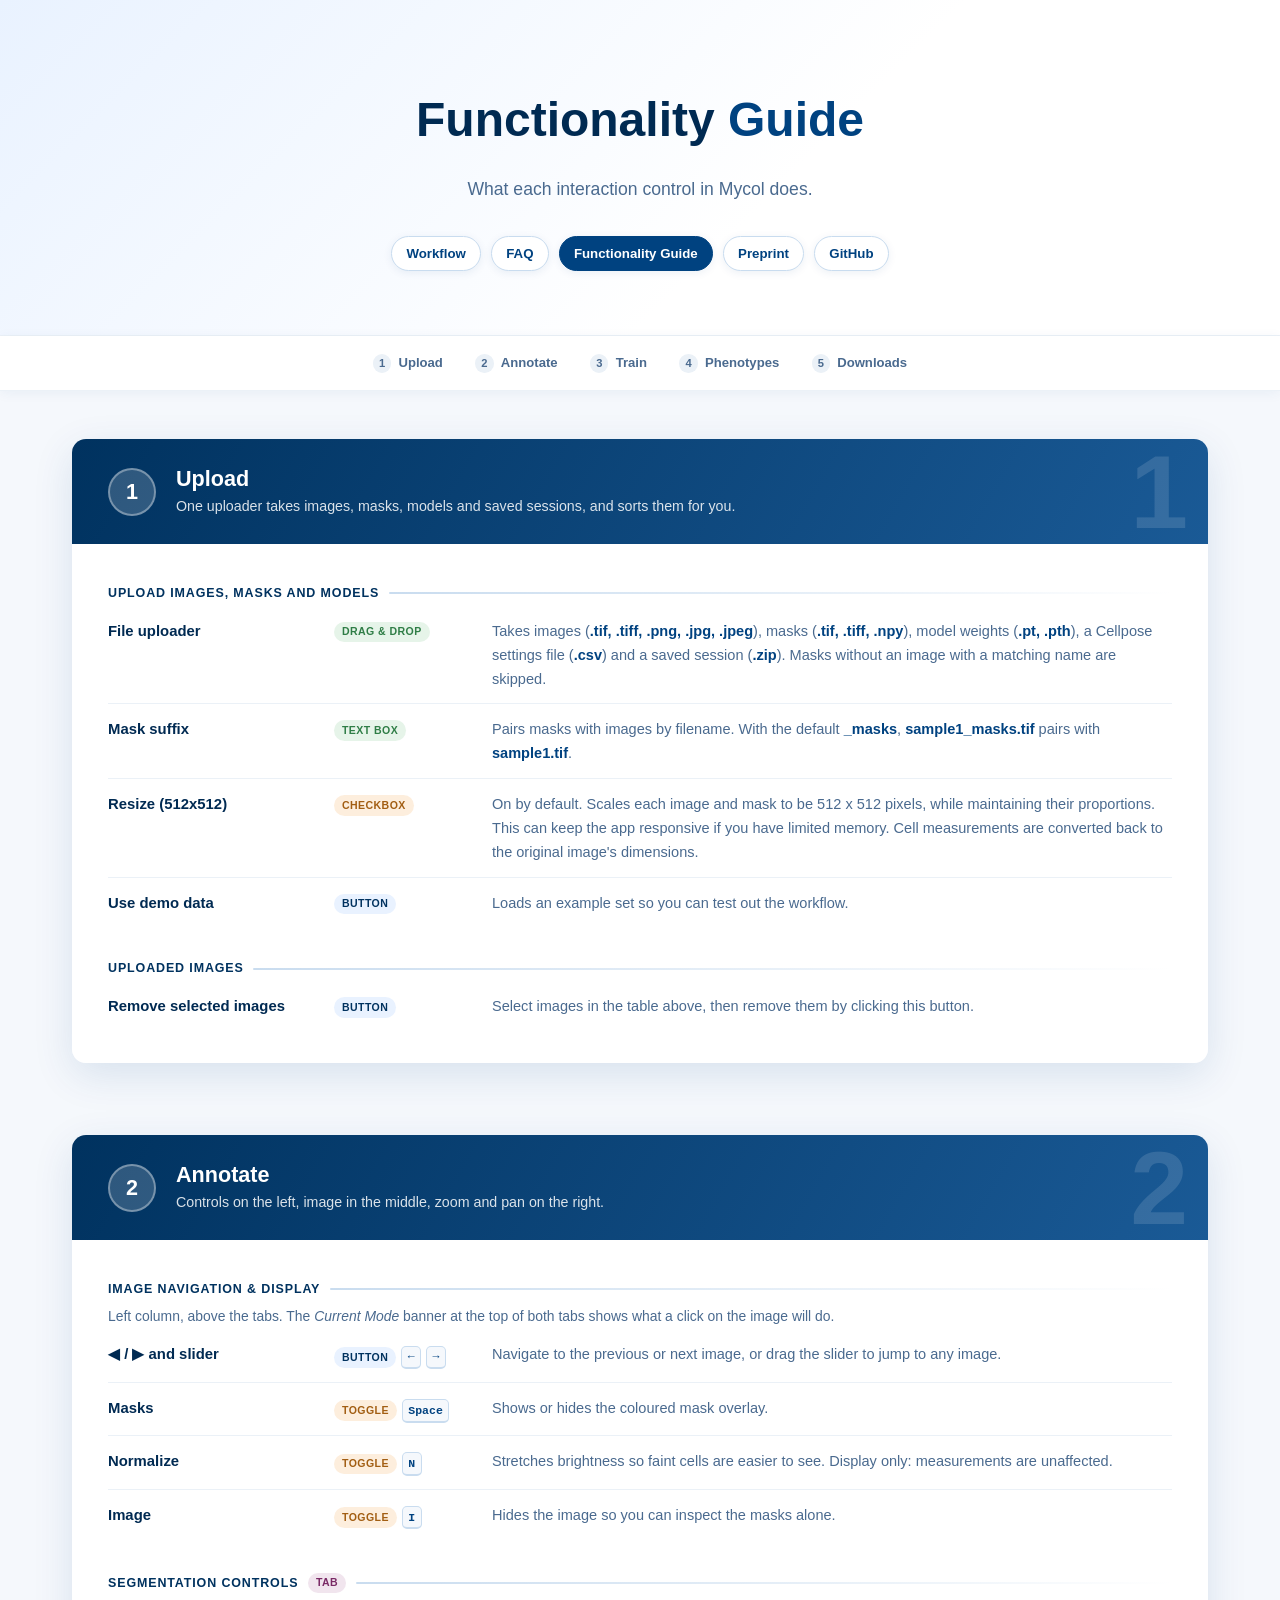
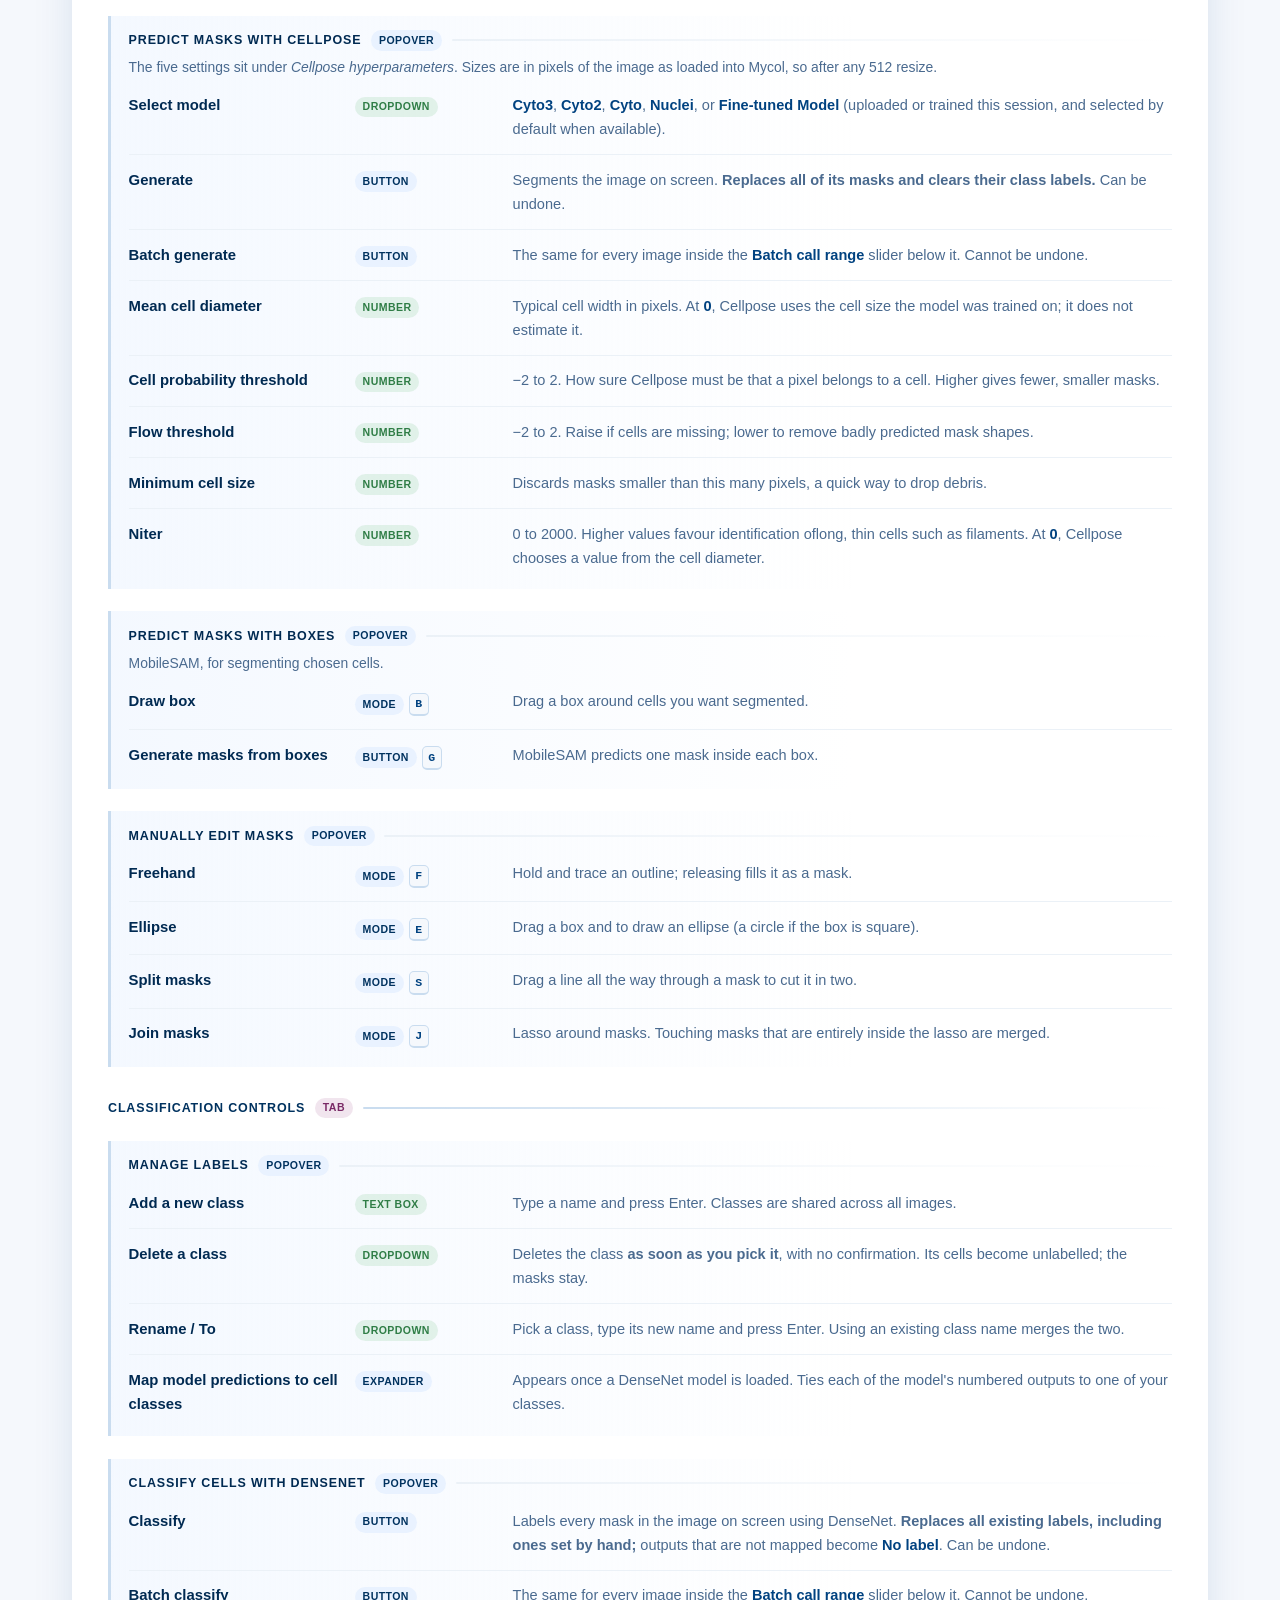
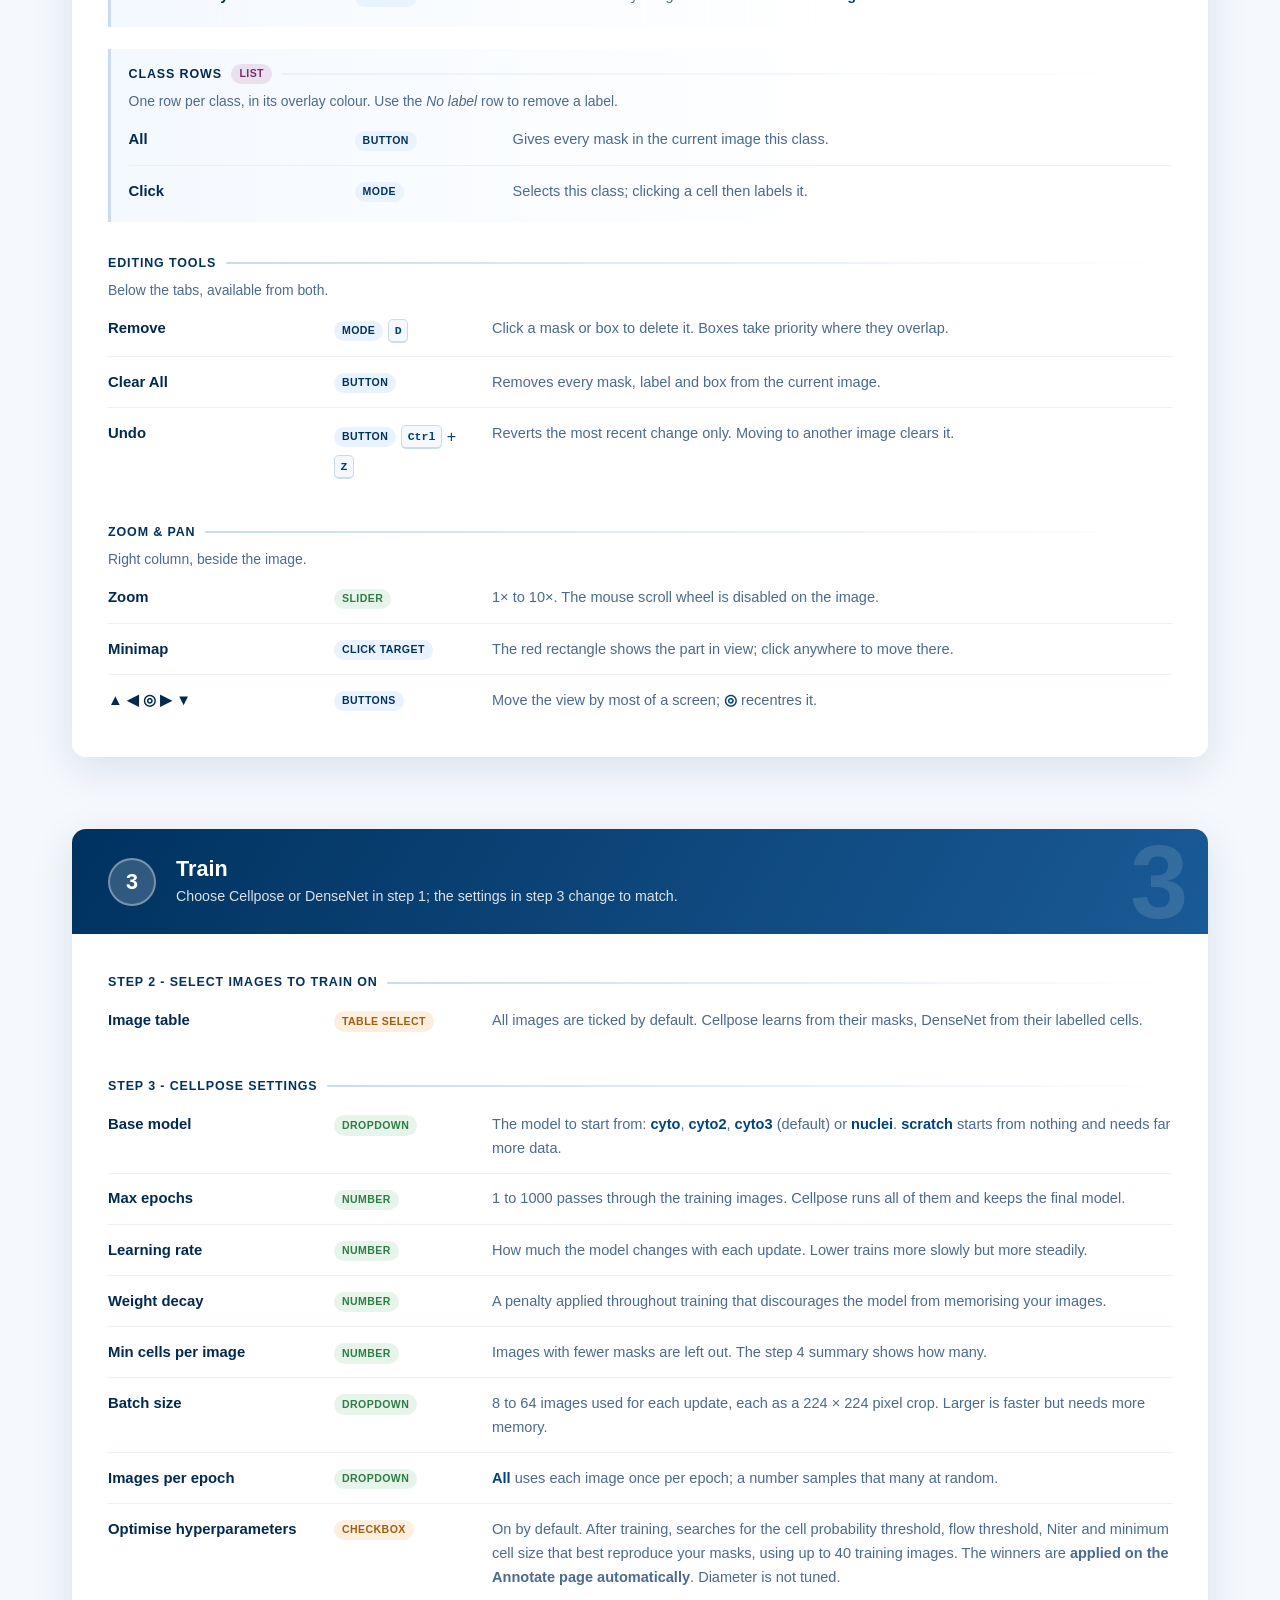
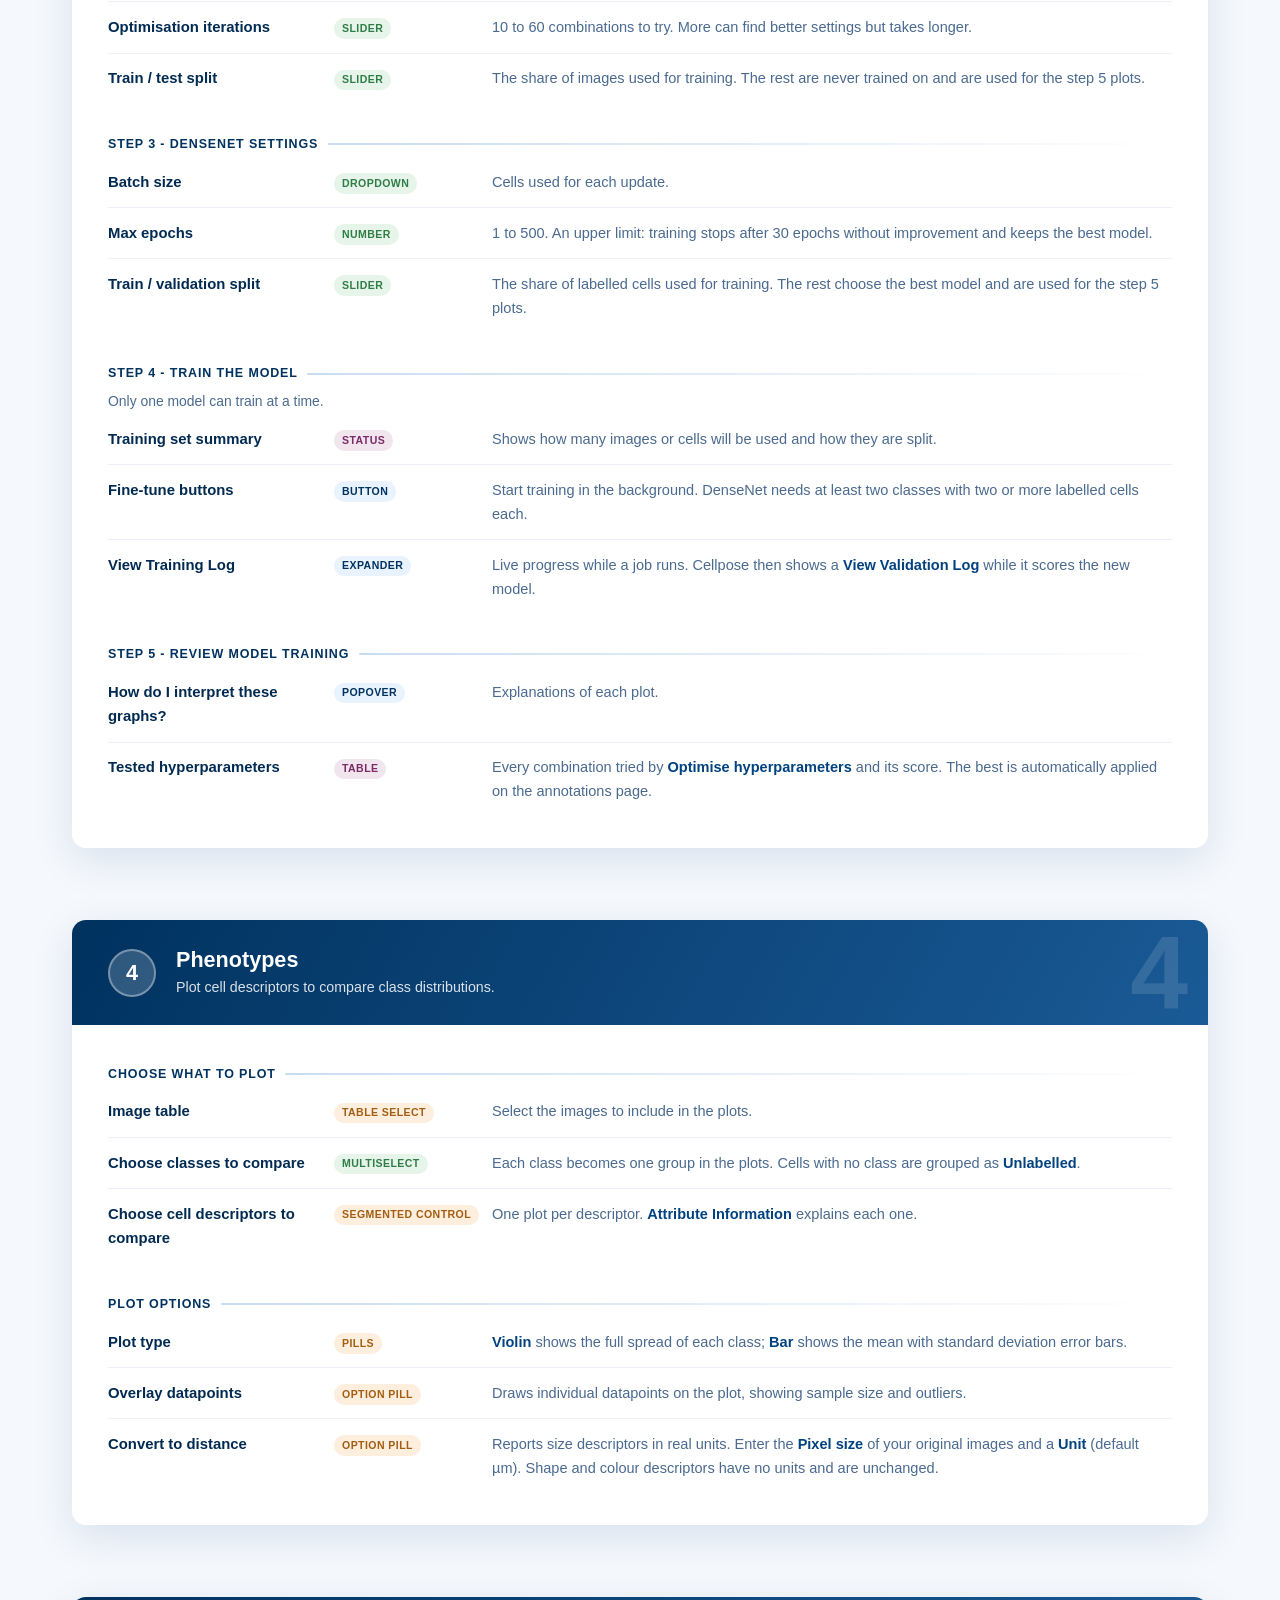
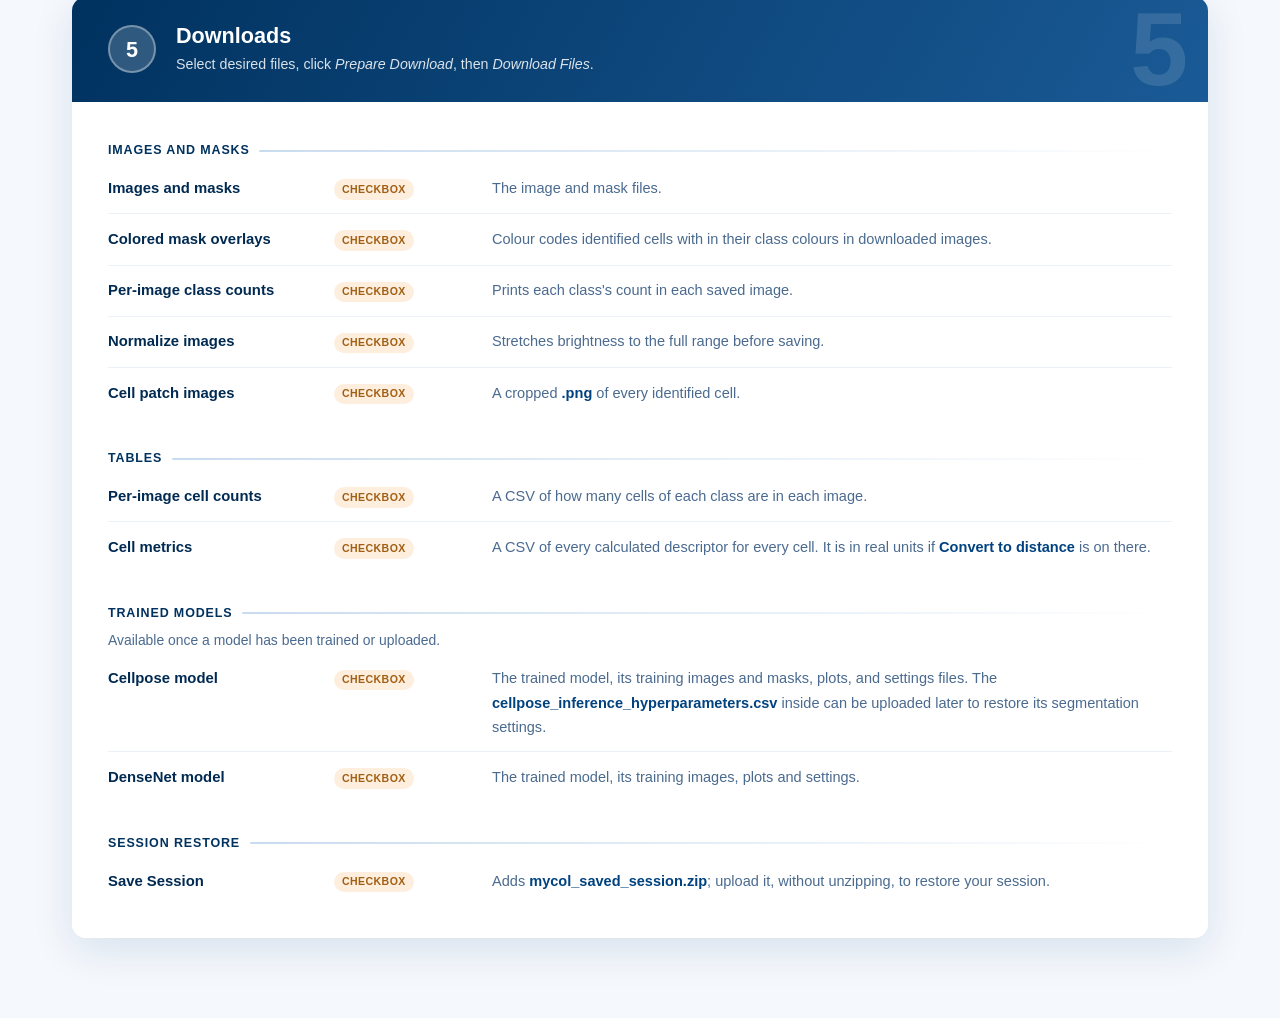
<file: docs/functionality.html>
<!DOCTYPE html>
<html lang="en">
<head>
  <meta charset="UTF-8" />
  <meta name="viewport" content="width=device-width, initial-scale=1.0" />
  <title>Mycol - Functionality Guide</title>
  <link rel="stylesheet" href="style.css" />
</head>
<body>

<!-- ══════════════ HERO ══════════════ -->
<section class="hero" id="top">
  <h1>Functionality <span>Guide</span></h1>
  <p>
    What each interaction control in Mycol does.
  </p>
  <div class="badge-row">
    <a href="index.html" class="badge">Workflow</a>
    <a href="faq.html" class="badge">FAQ</a>
    <a href="functionality.html" class="badge current">Functionality Guide</a>
    <a href="https://www.biorxiv.org/content/10.64898/2026.06.02.729113v1" target="_blank" rel="noopener" class="badge">Preprint</a>
    <a href="https://github.com/biosustain/mycol" target="_blank" rel="noopener" class="badge">GitHub</a>
  </div>
</section>

<!-- ══════════════ STICKY NAV ══════════════ -->
<nav class="section-nav">
  <div class="section-nav-inner">
    <a href="#upload"><i>1</i> Upload</a>
    <a href="#annotate"><i>2</i> Annotate</a>
    <a href="#train"><i>3</i> Train</a>
    <a href="#metrics"><i>4</i> Phenotypes</a>
    <a href="#downloads"><i>5</i> Downloads</a>
  </div>
</nav>

<!-- ══════════════ MAIN ══════════════ -->
<main>

  <!-- ══════════ 1. UPLOAD ══════════ -->
  <section class="page" id="upload">
    <header class="page-banner" data-mark="1">
      <div class="page-num">1</div>
      <div>
        <h2>Upload</h2>
        <p>One uploader takes images, masks, models and saved sessions, and sorts them for you.</p>
      </div>
    </header>
    <div class="page-body">

      <div class="group">
        <div class="group-title">Upload Images, Masks and Models</div>

        <div class="wrow">
          <div class="wname">File uploader</div>
          <div class="wmeta"><span class="chip input">Drag &amp; drop</span></div>
          <div class="wdesc">Takes images (<em>.tif, .tiff, .png, .jpg, .jpeg</em>), masks (<em>.tif, .tiff, .npy</em>), model weights (<em>.pt, .pth</em>), a Cellpose settings file (<em>.csv</em>) and a saved session (<em>.zip</em>). Masks without an image with a matching name are skipped. </div>
        </div>
        <div class="wrow">
          <div class="wname">Mask suffix</div>
          <div class="wmeta"><span class="chip input">Text box</span></div>
          <div class="wdesc">Pairs masks with images by filename. With the default <em>_masks</em>, <em>sample1_masks.tif</em> pairs with <em>sample1.tif</em>.</div>
        </div>
        <div class="wrow">
          <div class="wname">Resize (512x512)</div>
          <div class="wmeta"><span class="chip toggle">Checkbox</span></div>
          <div class="wdesc">On by default. Scales each image and mask to be 512 x 512 pixels, while maintaining their proportions. This can keep the app responsive if you have limited memory. Cell measurements are converted back to the original image's dimensions.</div>
        </div>
        <div class="wrow">
          <div class="wname">Use demo data</div>
          <div class="wmeta"><span class="chip action">Button</span></div>
          <div class="wdesc">Loads an example set so you can test out the workflow.</div>
        </div>
      </div>

      <div class="group">
        <div class="group-title">Uploaded images</div>

        <div class="wrow">
          <div class="wname">Remove selected images</div>
          <div class="wmeta"><span class="chip action">Button</span></div>
          <div class="wdesc">Select images in the table above, then remove them by clicking this button.</div>
        </div>
      </div>

    </div>
  </section>

  <!-- ══════════ 2. ANNOTATE ══════════ -->
  <section class="page" id="annotate">
    <header class="page-banner" data-mark="2">
      <div class="page-num">2</div>
      <div>
        <h2>Annotate</h2>
        <p>Controls on the left, image in the middle, zoom and pan on the right.</p>
      </div>
    </header>
    <div class="page-body">

      <div class="group">
        <div class="group-title">Image navigation &amp; display</div>
        <p class="group-note">Left column, above the tabs. The <em>Current Mode</em> banner at the top of both tabs shows what a click on the image will do.</p>

        <div class="wrow">
          <div class="wname">◀ / ▶ and slider</div>
          <div class="wmeta"><span class="chip action">Button</span> <kbd>←</kbd> <kbd>→</kbd></div>
          <div class="wdesc">Navigate to the previous or next image, or drag the slider to jump to any image.</div>
        </div>
        <div class="wrow">
          <div class="wname">Masks</div>
          <div class="wmeta"><span class="chip toggle">Toggle</span> <kbd>Space</kbd></div>
          <div class="wdesc">Shows or hides the coloured mask overlay.</div>
        </div>
        <div class="wrow">
          <div class="wname">Normalize</div>
          <div class="wmeta"><span class="chip toggle">Toggle</span> <kbd>N</kbd></div>
          <div class="wdesc">Stretches brightness so faint cells are easier to see. Display only: measurements are unaffected.</div>
        </div>
        <div class="wrow">
          <div class="wname">Image</div>
          <div class="wmeta"><span class="chip toggle">Toggle</span> <kbd>I</kbd></div>
          <div class="wdesc">Hides the image so you can inspect the masks alone.</div>
        </div>
      </div>

      <div class="group">
        <div class="group-title">Segmentation Controls <span class="chip view">Tab</span></div>

        <div class="group nested">
          <div class="group-title">Predict masks with Cellpose <span class="chip action">Popover</span></div>
          <p class="group-note">The five settings sit under <em>Cellpose hyperparameters</em>. Sizes are in pixels of the image as loaded into Mycol, so after any 512 resize.</p>

          <div class="wrow">
            <div class="wname">Select model</div>
            <div class="wmeta"><span class="chip input">Dropdown</span></div>
            <div class="wdesc"><em>Cyto3</em>, <em>Cyto2</em>, <em>Cyto</em>, <em>Nuclei</em>, or <em>Fine-tuned Model</em> (uploaded or trained this session, and selected by default when available).</div>
          </div>
          <div class="wrow">
            <div class="wname">Generate</div>
            <div class="wmeta"><span class="chip action">Button</span></div>
            <div class="wdesc">Segments the image on screen. <strong>Replaces all of its masks and clears their class labels.</strong> Can be undone.</div>
          </div>
          <div class="wrow">
            <div class="wname">Batch generate</div>
            <div class="wmeta"><span class="chip action">Button</span></div>
            <div class="wdesc">The same for every image inside the <em>Batch call range</em> slider below it. Cannot be undone.</div>
          </div>
          <div class="wrow">
            <div class="wname">Mean cell diameter</div>
            <div class="wmeta"><span class="chip input">Number</span></div>
            <div class="wdesc">Typical cell width in pixels. At <em>0</em>, Cellpose uses the cell size the model was trained on; it does not estimate it.</div>
          </div>
          <div class="wrow">
            <div class="wname">Cell probability threshold</div>
            <div class="wmeta"><span class="chip input">Number</span></div>
            <div class="wdesc">&minus;2 to 2. How sure Cellpose must be that a pixel belongs to a cell. Higher gives fewer, smaller masks.</div>
          </div>
          <div class="wrow">
            <div class="wname">Flow threshold</div>
            <div class="wmeta"><span class="chip input">Number</span></div>
            <div class="wdesc">&minus;2 to 2. Raise if cells are missing; lower to remove badly predicted mask shapes.</div>
          </div>
          <div class="wrow">
            <div class="wname">Minimum cell size</div>
            <div class="wmeta"><span class="chip input">Number</span></div>
            <div class="wdesc">Discards masks smaller than this many pixels, a quick way to drop debris.</div>
          </div>
          <div class="wrow">
            <div class="wname">Niter</div>
            <div class="wmeta"><span class="chip input">Number</span></div>
            <div class="wdesc">0 to 2000. Higher values favour identification oflong, thin cells such as filaments. At <em>0</em>, Cellpose chooses a value from the cell diameter.</div>
          </div>
        </div>

        <div class="group nested">
          <div class="group-title">Predict masks with boxes <span class="chip action">Popover</span></div>
          <p class="group-note">MobileSAM, for segmenting chosen cells.</p>

          <div class="wrow">
            <div class="wname">Draw box</div>
            <div class="wmeta"><span class="chip action">Mode</span> <kbd>B</kbd></div>
            <div class="wdesc">Drag a box around cells you want segmented.</div>
          </div>
          <div class="wrow">
            <div class="wname">Generate masks from boxes</div>
            <div class="wmeta"><span class="chip action">Button</span> <kbd>G</kbd></div>
            <div class="wdesc">MobileSAM predicts one mask inside each box.</div>
          </div>
        </div>

        <div class="group nested">
          <div class="group-title">Manually edit masks <span class="chip action">Popover</span></div>

          <div class="wrow">
            <div class="wname">Freehand</div>
            <div class="wmeta"><span class="chip action">Mode</span> <kbd>F</kbd></div>
            <div class="wdesc">Hold and trace an outline; releasing fills it as a mask.</div>
          </div>
          <div class="wrow">
            <div class="wname">Ellipse</div>
            <div class="wmeta"><span class="chip action">Mode</span> <kbd>E</kbd></div>
            <div class="wdesc">Drag a box and to draw an ellipse (a circle if the box is square).</div>
          </div>
          <div class="wrow">
            <div class="wname">Split masks</div>
            <div class="wmeta"><span class="chip action">Mode</span> <kbd>S</kbd></div>
            <div class="wdesc">Drag a line all the way through a mask to cut it in two.</div>
          </div>
          <div class="wrow">
            <div class="wname">Join masks</div>
            <div class="wmeta"><span class="chip action">Mode</span> <kbd>J</kbd></div>
            <div class="wdesc">Lasso around masks. Touching masks that are entirely inside the lasso are merged.</div>
          </div>
        </div>
      </div>

      <div class="group">
        <div class="group-title">Classification Controls <span class="chip view">Tab</span></div>

        <div class="group nested">
          <div class="group-title">Manage Labels <span class="chip action">Popover</span></div>

          <div class="wrow">
            <div class="wname">Add a new class</div>
            <div class="wmeta"><span class="chip input">Text box</span></div>
            <div class="wdesc">Type a name and press Enter. Classes are shared across all images.</div>
          </div>
          <div class="wrow">
            <div class="wname">Delete a class</div>
            <div class="wmeta"><span class="chip input">Dropdown</span></div>
            <div class="wdesc">Deletes the class <strong>as soon as you pick it</strong>, with no confirmation. Its cells become unlabelled; the masks stay.</div>
          </div>
          <div class="wrow">
            <div class="wname">Rename / To</div>
            <div class="wmeta"><span class="chip input">Dropdown</span></div>
            <div class="wdesc">Pick a class, type its new name and press Enter. Using an existing class name merges the two.</div>
          </div>
          <div class="wrow">
            <div class="wname">Map model predictions to cell classes</div>
            <div class="wmeta"><span class="chip action">Expander</span></div>
            <div class="wdesc">Appears once a DenseNet model is loaded. Ties each of the model's numbered outputs to one of your classes.</div>
          </div>
        </div>

        <div class="group nested">
          <div class="group-title">Classify cells with Densenet <span class="chip action">Popover</span></div>

          <div class="wrow">
            <div class="wname">Classify</div>
            <div class="wmeta"><span class="chip action">Button</span></div>
            <div class="wdesc">Labels every mask in the image on screen using DenseNet. <strong>Replaces all existing labels, including ones set by hand;</strong> outputs that are not mapped become <em>No label</em>. Can be undone.</div>
          </div>
          <div class="wrow">
            <div class="wname">Batch classify</div>
            <div class="wmeta"><span class="chip action">Button</span></div>
            <div class="wdesc">The same for every image inside the <em>Batch call range</em> slider below it. Cannot be undone.</div>
          </div>
        </div>

        <div class="group nested">
          <div class="group-title">Class rows <span class="chip view">List</span></div>
          <p class="group-note">One row per class, in its overlay colour. Use the <em>No label</em> row to remove a label.</p>

          <div class="wrow">
            <div class="wname">All</div>
            <div class="wmeta"><span class="chip action">Button</span></div>
            <div class="wdesc">Gives every mask in the current image this class.</div>
          </div>
          <div class="wrow">
            <div class="wname">Click</div>
            <div class="wmeta"><span class="chip action">Mode</span></div>
            <div class="wdesc">Selects this class; clicking a cell then labels it.</div>
          </div>
        </div>
      </div>

      <div class="group">
        <div class="group-title">Editing tools</div>
        <p class="group-note">Below the tabs, available from both.</p>

        <div class="wrow">
          <div class="wname">Remove</div>
          <div class="wmeta"><span class="chip action">Mode</span> <kbd>D</kbd></div>
          <div class="wdesc">Click a mask or box to delete it. Boxes take priority where they overlap.</div>
        </div>
        <div class="wrow">
          <div class="wname">Clear All</div>
          <div class="wmeta"><span class="chip action">Button</span></div>
          <div class="wdesc">Removes every mask, label and box from the current image.</div>
        </div>
        <div class="wrow">
          <div class="wname">Undo</div>
          <div class="wmeta"><span class="chip action">Button</span> <kbd>Ctrl</kbd>+<kbd>Z</kbd></div>
          <div class="wdesc">Reverts the most recent change only. Moving to another image clears it.</div>
        </div>
      </div>

      <div class="group">
        <div class="group-title">Zoom &amp; pan</div>
        <p class="group-note">Right column, beside the image.</p>

        <div class="wrow">
          <div class="wname">Zoom</div>
          <div class="wmeta"><span class="chip input">Slider</span></div>
          <div class="wdesc">1&times; to 10&times;. The mouse scroll wheel is disabled on the image.</div>
        </div>
        <div class="wrow">
          <div class="wname">Minimap</div>
          <div class="wmeta"><span class="chip action">Click target</span></div>
          <div class="wdesc">The red rectangle shows the part in view; click anywhere to move there.</div>
        </div>
        <div class="wrow">
          <div class="wname">▲ ◀ ◎ ▶ ▼</div>
          <div class="wmeta"><span class="chip action">Buttons</span></div>
          <div class="wdesc">Move the view by most of a screen; <em>◎</em> recentres it.</div>
        </div>
      </div>

    </div>
  </section>

  <!-- ══════════ 3. TRAIN ══════════ -->
  <section class="page" id="train">
    <header class="page-banner" data-mark="3">
      <div class="page-num">3</div>
      <div>
        <h2>Train</h2>
        <p>Choose Cellpose or DenseNet in step 1; the settings in step 3 change to match.</p>
      </div>
    </header>
    <div class="page-body">

      <div class="group">
        <div class="group-title">Step 2 - Select images to train on</div>

        <div class="wrow">
          <div class="wname">Image table</div>
          <div class="wmeta"><span class="chip toggle">Table select</span></div>
          <div class="wdesc">All images are ticked by default. Cellpose learns from their masks, DenseNet from their labelled cells.</div>
        </div>
      </div>

      <div class="group" id="train-settings">
        <div class="group-title">Step 3 - Cellpose settings</div>

        <div class="wrow">
          <div class="wname">Base model</div>
          <div class="wmeta"><span class="chip input">Dropdown</span></div>
          <div class="wdesc">The model to start from: <em>cyto</em>, <em>cyto2</em>, <em>cyto3</em> (default) or <em>nuclei</em>. <em>scratch</em> starts from nothing and needs far more data.</div>
        </div>
        <div class="wrow">
          <div class="wname">Max epochs</div>
          <div class="wmeta"><span class="chip input">Number</span></div>
          <div class="wdesc">1 to 1000 passes through the training images. Cellpose runs all of them and keeps the final model.</div>
        </div>
        <div class="wrow">
          <div class="wname">Learning rate</div>
          <div class="wmeta"><span class="chip input">Number</span></div>
          <div class="wdesc">How much the model changes with each update. Lower trains more slowly but more steadily.</div>
        </div>
        <div class="wrow">
          <div class="wname">Weight decay</div>
          <div class="wmeta"><span class="chip input">Number</span></div>
          <div class="wdesc">A penalty applied throughout training that discourages the model from memorising your images.</div>
        </div>
        <div class="wrow">
          <div class="wname">Min cells per image</div>
          <div class="wmeta"><span class="chip input">Number</span></div>
          <div class="wdesc">Images with fewer masks are left out. The step 4 summary shows how many.</div>
        </div>
        <div class="wrow">
          <div class="wname">Batch size</div>
          <div class="wmeta"><span class="chip input">Dropdown</span></div>
          <div class="wdesc">8 to 64 images used for each update, each as a 224 &times; 224 pixel crop. Larger is faster but needs more memory.</div>
        </div>
        <div class="wrow">
          <div class="wname">Images per epoch</div>
          <div class="wmeta"><span class="chip input">Dropdown</span></div>
          <div class="wdesc"><em>All</em> uses each image once per epoch; a number samples that many at random.</div>
        </div>
        <div class="wrow">
          <div class="wname">Optimise hyperparameters</div>
          <div class="wmeta"><span class="chip toggle">Checkbox</span></div>
          <div class="wdesc">On by default. After training, searches for the cell probability threshold, flow threshold, Niter and minimum cell size that best reproduce your masks, using up to 40 training images. The winners are <strong>applied on the Annotate page automatically</strong>. Diameter is not tuned.</div>
        </div>
        <div class="wrow">
          <div class="wname">Optimisation iterations</div>
          <div class="wmeta"><span class="chip input">Slider</span></div>
          <div class="wdesc">10 to 60 combinations to try. More can find better settings but takes longer.</div>
        </div>
        <div class="wrow">
          <div class="wname">Train / test split</div>
          <div class="wmeta"><span class="chip input">Slider</span></div>
          <div class="wdesc">The share of images used for training. The rest are never trained on and are used for the step 5 plots.</div>
        </div>
      </div>

      <div class="group">
        <div class="group-title">Step 3 - DenseNet settings</div>

        <div class="wrow">
          <div class="wname">Batch size</div>
          <div class="wmeta"><span class="chip input">Dropdown</span></div>
          <div class="wdesc">Cells used for each update.</div>
        </div>
        <div class="wrow">
          <div class="wname">Max epochs</div>
          <div class="wmeta"><span class="chip input">Number</span></div>
          <div class="wdesc">1 to 500. An upper limit: training stops after 30 epochs without improvement and keeps the best model.</div>
        </div>
        <div class="wrow">
          <div class="wname">Train / validation split</div>
          <div class="wmeta"><span class="chip input">Slider</span></div>
          <div class="wdesc">The share of labelled cells used for training. The rest choose the best model and are used for the step 5 plots.</div>
        </div>
      </div>

      <div class="group">
        <div class="group-title">Step 4 - Train the model</div>
        <p class="group-note">Only one model can train at a time.</p>

        <div class="wrow">
          <div class="wname">Training set summary</div>
          <div class="wmeta"><span class="chip view">Status</span></div>
          <div class="wdesc">Shows how many images or cells will be used and how they are split.</div>
        </div>
        <div class="wrow">
          <div class="wname">Fine-tune buttons</div>
          <div class="wmeta"><span class="chip action">Button</span></div>
          <div class="wdesc">Start training in the background. DenseNet needs at least two classes with two or more labelled cells each.</div>
        </div>
        <div class="wrow">
          <div class="wname">View Training Log</div>
          <div class="wmeta"><span class="chip action">Expander</span></div>
          <div class="wdesc">Live progress while a job runs. Cellpose then shows a <em>View Validation Log</em> while it scores the new model.</div>
        </div>
      </div>

      <div class="group">
        <div class="group-title">Step 5 - Review model training</div>

        <div class="wrow">
          <div class="wname">How do I interpret these graphs?</div>
          <div class="wmeta"><span class="chip action">Popover</span></div>
          <div class="wdesc">Explanations of each plot.</div>
        </div>
        <div class="wrow">
          <div class="wname">Tested hyperparameters</div>
          <div class="wmeta"><span class="chip view">Table</span></div>
          <div class="wdesc">Every combination tried by <em>Optimise hyperparameters</em> and its score. The best is automatically applied on the annotations page.</div>
        </div>
      </div>
    </div>
  </section>

  <!-- ══════════ 4. PHENOTYPES ══════════ -->
  <section class="page" id="metrics">
    <header class="page-banner" data-mark="4">
      <div class="page-num">4</div>
      <div>
        <h2>Phenotypes</h2>
        <p>Plot cell descriptors to compare class distributions.
      </div>
    </header>
    <div class="page-body">

      <div class="group">
        <div class="group-title">Choose what to plot</div>

        <div class="wrow">
          <div class="wname">Image table</div>
          <div class="wmeta"><span class="chip toggle">Table select</span></div>
          <div class="wdesc">Select the images to include in the plots.</div>
        </div>
        <div class="wrow">
          <div class="wname">Choose classes to compare</div>
          <div class="wmeta"><span class="chip input">Multiselect</span></div>
          <div class="wdesc">Each class becomes one group in the plots. Cells with no class are grouped as <em>Unlabelled</em>.</div>
        </div>
        <div class="wrow">
          <div class="wname">Choose cell descriptors to compare</div>
          <div class="wmeta"><span class="chip toggle">Segmented control</span></div>
          <div class="wdesc">One plot per descriptor. <em>Attribute Information</em> explains each one.</div>
        </div>
      </div>

      <div class="group">
        <div class="group-title">Plot options</div>

        <div class="wrow">
          <div class="wname">Plot type</div>
          <div class="wmeta"><span class="chip toggle">Pills</span></div>
          <div class="wdesc"><em>Violin</em> shows the full spread of each class; <em>Bar</em> shows the mean with standard deviation error bars.</div>
        </div>
        <div class="wrow">
          <div class="wname">Overlay datapoints</div>
          <div class="wmeta"><span class="chip toggle">Option pill</span></div>
          <div class="wdesc">Draws individual datapoints on the plot, showing sample size and outliers.</div>
        </div>
        <div class="wrow">
          <div class="wname">Convert to distance</div>
          <div class="wmeta"><span class="chip toggle">Option pill</span></div>
          <div class="wdesc">Reports size descriptors in real units. Enter the <em>Pixel size</em> of your original images and a <em>Unit</em> (default &micro;m). Shape and colour descriptors have no units and are unchanged.</div>
      </div>

    </div>
  </section>

  <!-- ══════════ 5. DOWNLOADS ══════════ -->
  <section class="page" id="downloads">
    <header class="page-banner" data-mark="5">
      <div class="page-num">5</div>
      <div>
        <h2>Downloads</h2>
        <p>Select desired files, click <em>Prepare Download</em>, then <em>Download Files</em>.</p>
      </div>
    </header>
    <div class="page-body">

      <div class="group">
        <div class="group-title">Images and Masks</div>

        <div class="wrow">
          <div class="wname">Images and masks</div>
          <div class="wmeta"><span class="chip toggle">Checkbox</span></div>
          <div class="wdesc">The image and mask files.</div>
        </div>
        <div class="wrow">
          <div class="wname">Colored mask overlays</div>
          <div class="wmeta"><span class="chip toggle">Checkbox</span></div>
          <div class="wdesc">Colour codes identified cells with in their class colours in downloaded images.</div>
        </div>
        <div class="wrow">
          <div class="wname">Per-image class counts</div>
          <div class="wmeta"><span class="chip toggle">Checkbox</span></div>
          <div class="wdesc">Prints each class's count in each saved image.</div>
        </div>
        <div class="wrow">
          <div class="wname">Normalize images</div>
          <div class="wmeta"><span class="chip toggle">Checkbox</span></div>
          <div class="wdesc">Stretches brightness to the full range before saving.</div>
        </div>
        <div class="wrow">
          <div class="wname">Cell patch images</div>
          <div class="wmeta"><span class="chip toggle">Checkbox</span></div>
          <div class="wdesc">A cropped <em>.png</em> of every identified cell.</div>
        </div>
      </div>

      <div class="group">
        <div class="group-title">Tables</div>

        <div class="wrow">
          <div class="wname">Per-image cell counts</div>
          <div class="wmeta"><span class="chip toggle">Checkbox</span></div>
          <div class="wdesc">A CSV of how many cells of each class are in each image.</div>
        </div>
        <div class="wrow">
          <div class="wname">Cell metrics</div>
          <div class="wmeta"><span class="chip toggle">Checkbox</span></div>
          <div class="wdesc">A CSV of every calculated descriptor for every cell. It is in real units if <em>Convert to distance</em> is on there.</div>
        </div>
      </div>

      <div class="group">
        <div class="group-title">Trained Models</div>
        <p class="group-note">Available once a model has been trained or uploaded.</p>

        <div class="wrow">
          <div class="wname">Cellpose model</div>
          <div class="wmeta"><span class="chip toggle">Checkbox</span></div>
          <div class="wdesc">The trained model, its training images and masks, plots, and settings files. The <em>cellpose_inference_hyperparameters.csv</em> inside can be uploaded later to restore its segmentation settings.</div>
        </div>
        <div class="wrow">
          <div class="wname">DenseNet model</div>
          <div class="wmeta"><span class="chip toggle">Checkbox</span></div>
          <div class="wdesc">The trained model, its training images, plots and settings.</div>
        </div>
      </div>

      <div class="group">
        <div class="group-title">Session Restore</div>

        <div class="wrow">
          <div class="wname">Save Session</div>
          <div class="wmeta"><span class="chip toggle">Checkbox</span></div>
          <div class="wdesc">Adds <em>mycol_saved_session.zip</em>; upload it, without unzipping, to restore your session.</div>
        </div>
</file>
<file: docs/style.css>
/* Mycol documentation - shared design system.
   Used by index.html, faq.html and functionality.html.
   Page-specific layout stays in each page's own <style> block. */

/* ── Reset & Base ── */
*, *::before, *::after { box-sizing: border-box; margin: 0; padding: 0; }

/* Palette follows the app: .streamlit/config.toml (navy primary and text,
   blue-gray secondary background) and the nav colours in
   src/helpers/nav_styles.py (TINT, LINE, MUTED). Token names are kept from the
   original scheme so the pages need no changes; "gray" is now a navy-tinted
   neutral, as the app has no true grays. */
:root {
  --blue-50:  #E9F2FF;  /* app TINT */
  --blue-100: #C9DCEF;  /* app LINE */
  --blue-500: #1A5A96;  /* links, gradient end: a lifted navy */
  --blue-600: #004280;  /* app primaryColor */
  --blue-700: #00325F;  /* gradient start, group titles */
  --gray-50:  #F5F8FC;  /* page background, behind white cards */
  --gray-100: #EBF1F7;  /* app secondaryBackgroundColor */
  --gray-300: #C9DCEF;  /* app LINE */
  --gray-600: #4A6A8F;  /* secondary text: app MUTED, darkened to pass WCAG AA */
  --gray-700: #004280;  /* body text: app textColor */
  --gray-900: #002A52;  /* headings */
  --white:    #ffffff;
  --shadow-sm: 0 2px 8px rgba(0,66,128,.08);
  --shadow-md: 0 4px 18px rgba(0,66,128,.12);
  --shadow-lg: 0 12px 40px rgba(0,66,128,.12);
  --radius:   14px;
  --radius-sm: 8px;
}

html { scroll-behavior: smooth; }

body {
  font-family: -apple-system, BlinkMacSystemFont, "Segoe UI", Roboto, Helvetica, Arial, sans-serif;
  background: var(--gray-50);
  color: var(--gray-700);
  line-height: 1.65;
}

/* ── Hero ── */
.hero {
  background: linear-gradient(135deg, var(--blue-50) 0%, var(--white) 60%);
  border-bottom: 1px solid var(--gray-100);
  padding: 5rem 2rem 4rem;
  text-align: center;
}

.hero h1 {
  font-size: clamp(2rem, 5vw, 3rem);
  font-weight: 800;
  color: var(--gray-900);
  margin-bottom: 1rem;
}

.hero h1 span { color: var(--blue-600); }

.hero p {
  max-width: 640px;
  margin: 0 auto 2rem;
  font-size: 1.1rem;
  color: var(--gray-600);
}

.badge-row {
  display: flex;
  flex-wrap: wrap;
  gap: 0.6rem;
  justify-content: center;
}

.badge {
  background: var(--white);
  border: 1.5px solid var(--blue-100);
  border-radius: 999px;
  padding: 0.35rem 0.9rem;
  font-size: 0.83rem;
  font-weight: 600;
  color: var(--blue-600);
  box-shadow: var(--shadow-sm);
  text-decoration: none;
  transition: background 0.15s, border-color 0.15s;
}

.badge:hover { background: var(--blue-100); border-color: var(--blue-500); }

.badge.current {
  background: var(--blue-600);
  border-color: var(--blue-600);
  color: var(--white);
}

/* ── Sticky section nav ── */
.section-nav {
  position: sticky;
  top: 0;
  z-index: 20;
  background: rgba(255,255,255,0.92);
  backdrop-filter: blur(10px);
  -webkit-backdrop-filter: blur(10px);
  border-bottom: 1px solid var(--gray-100);
  box-shadow: 0 2px 12px rgba(0,66,128,.06);
}

.section-nav-inner {
  max-width: 1200px;
  margin: 0 auto;
  padding: 0.6rem 2rem;
  display: flex;
  gap: 0.4rem;
  overflow-x: auto;
  scrollbar-width: none;
}

.section-nav-inner::-webkit-scrollbar { display: none; }

/* centre the pills; auto margins (unlike justify-content: center) keep the
   first pill reachable when the row overflows and scrolls on narrow screens */
.section-nav-inner > :first-child { margin-left: auto; }
.section-nav-inner > :last-child { margin-right: auto; }

.section-nav a {
  flex: none;
  display: flex;
  align-items: center;
  gap: 0.45rem;
  text-decoration: none;
  font-size: 0.82rem;
  font-weight: 600;
  color: var(--gray-600);
  padding: 0.35rem 0.75rem;
  border-radius: 999px;
  border: 1.5px solid transparent;
  transition: background 0.15s, color 0.15s, border-color 0.15s;
  white-space: nowrap;
}

.section-nav a:hover { background: var(--gray-50); color: var(--blue-700); }

/* filled navy pill with an inverted badge, as in the app's top nav */
.section-nav a.active {
  background: var(--blue-600);
  border-color: var(--blue-600);
  color: var(--white);
}

.section-nav a i {
  font-style: normal;
  display: inline-flex;
  align-items: center;
  justify-content: center;
  width: 1.15rem;
  height: 1.15rem;
  border-radius: 50%;
  background: var(--gray-100);
  color: var(--gray-600);
  font-size: 0.7rem;
  font-weight: 800;
}

.section-nav a.active i { background: var(--white); color: var(--blue-600); }

/* ── Main content ── */
main {
  max-width: 1200px;
  margin: 0 auto;
  padding: 3rem 2rem 5rem;
  display: flex;
  flex-direction: column;
  gap: 4.5rem;
}

/* ── Page section: banner + body ── */
.page {
  border-radius: var(--radius);
  box-shadow: var(--shadow-lg);
  overflow: hidden;
  scroll-margin-top: 4.5rem;
  position: relative;
}

/* the strong break: a coloured band heading every section */
.page-banner {
  background: linear-gradient(120deg, var(--blue-700) 0%, var(--blue-500) 100%);
  color: var(--white);
  padding: 1.6rem 6.5rem 1.6rem 2.25rem; /* right pad clears the ghost numeral */
  display: flex;
  align-items: center;
  gap: 1.25rem;
  position: relative;
  overflow: hidden;
}

/* oversized ghost numeral watermark */
.page-banner::after {
  content: attr(data-mark);
  position: absolute;
  right: 1.25rem;
  top: 50%;
  transform: translateY(-50%);
  font-size: 6.5rem;
  font-weight: 800;
  line-height: 1;
  color: rgba(255,255,255,0.13);
  pointer-events: none;
  user-select: none;
}

.page-banner.utility {
  background: linear-gradient(120deg, var(--gray-900) 0%, var(--blue-600) 100%);
}

.page-num {
  flex: none;
  width: 3rem;
  height: 3rem;
  border-radius: 50%;
  background: rgba(255,255,255,0.18);
  border: 2px solid rgba(255,255,255,0.35);
  display: flex;
  align-items: center;
  justify-content: center;
  font-size: 1.35rem;
  font-weight: 800;
}

/* small label above the banner title, e.g. the matching app page name */
.page-kicker {
  font-size: 0.7rem;
  font-weight: 700;
  letter-spacing: 0.08em;
  text-transform: uppercase;
  color: rgba(255,255,255,0.75);
  margin-bottom: 0.15rem;
}

.page-banner h2 {
  font-size: 1.35rem;
  font-weight: 700;
  line-height: 1.3;
  margin-bottom: 0.15rem;
}

.page-banner p {
  font-size: 0.89rem;
  color: rgba(255,255,255,0.85);
  margin: 0;
}

.page-body {
  background: var(--white);
  padding: 0.5rem 2.25rem 2rem;
}

.page-body a { color: var(--blue-500); text-decoration: none; font-weight: 500; }
.page-body a:hover { text-decoration: underline; }

/* ── Widget groups ── */
.group { margin-top: 1.9rem; }
.group[id] { scroll-margin-top: 4.5rem; }  /* clear the sticky nav when linked to */

.group-title {
  font-size: 0.78rem;
  font-weight: 800;
  letter-spacing: 0.07em;
  text-transform: uppercase;
  color: var(--blue-700);
  display: flex;
  align-items: center;
  gap: 0.6rem;
  margin-bottom: 0.15rem;
}

/* short accent rule after every group title */
.group-title::after {
  content: "";
  flex: 1;
  height: 2px;
  background: linear-gradient(90deg, var(--blue-100), transparent);
  border-radius: 2px;
}

.group-note {
  font-size: 0.87rem;
  color: var(--gray-600);
  margin: 0.35rem 0 0.1rem;
}

/* nested group = controls that live inside a popover */
.group.nested {
  margin-top: 1.4rem;
  padding: 0.9rem 0 0.4rem 1.1rem;
  border-left: 3px solid var(--blue-100);
  background: linear-gradient(90deg, rgba(233,242,255,.5), transparent 70%);
  border-radius: 0 var(--radius-sm) var(--radius-sm) 0;
}

.group.nested .group-title { color: var(--gray-900); }
.group.nested .group-title::after {
  background: linear-gradient(90deg, var(--gray-100), transparent);
}

/* ── Widget rows ── */
.wrow {
  display: grid;
  grid-template-columns: 210px 142px 1fr;  /* name | type + shortcut | description */
  gap: 0.25rem 1rem;
  padding: 0.8rem 0;
  border-bottom: 1px solid var(--gray-100);
  align-items: start;
}

.wrow:last-child { border-bottom: none; }

.wname {
  font-size: 0.93rem;
  font-weight: 700;
  color: var(--gray-900);
}

/* type chip and any keyboard shortcut, in their own column */
.wmeta {
  display: flex;
  flex-wrap: wrap;
  align-items: center;
  gap: 0.3rem;
  padding-top: 0.2rem;  /* optically aligns the chip with the name's first line */
}

.wdesc { font-size: 0.91rem; color: var(--gray-600); }
.wdesc em { color: var(--gray-700); font-style: normal; font-weight: 600; }

.chip {
  display: inline-block;
  font-size: 0.66rem;
  font-weight: 700;
  letter-spacing: 0.04em;
  text-transform: uppercase;
  border-radius: 999px;
  padding: 0.1rem 0.5rem;
  background: var(--gray-100);
  color: var(--gray-600);
  white-space: nowrap;
}

.chip.action  { background: var(--blue-50);       color: var(--blue-700); }
.chip.input   { background: rgba(78,177,101,.14); color: #2f7d46; }
.chip.toggle  { background: rgba(241,147,45,.16); color: #a25e13; }
.chip.view    { background: rgba(136,46,114,.12); color: #7a2a66; }

kbd {
  font-family: ui-monospace, SFMono-Regular, Menlo, Consolas, monospace;
  font-size: 0.72rem;
  font-weight: 600;
  background: var(--gray-50);
  border: 1px solid var(--gray-300);
  border-bottom-width: 2px;
  border-radius: 5px;
  padding: 0.05rem 0.35rem;
  color: var(--gray-700);
  white-space: nowrap;
}

/* ── Shortcut reference grid ── */
.keygrid {
  display: grid;
  grid-template-columns: repeat(auto-fill, minmax(215px, 1fr));
  gap: 0.5rem;
  margin-top: 1rem;
}

.keygrid div {
  display: flex;
  align-items: center;
  gap: 0.6rem;
  background: var(--gray-50);
  border: 1.5px solid var(--gray-100);
  border-radius: var(--radius-sm);
  padding: 0.5rem 0.75rem;
  font-size: 0.86rem;
  color: var(--gray-600);
}

.keygrid span { flex: none; }

/* ── Callout ── */
.callout {
  background: var(--blue-50);
  border-left: 4px solid var(--blue-500);
  border-radius: 0 var(--radius-sm) var(--radius-sm) 0;
  padding: 0.9rem 1.1rem;
  margin-top: 1.75rem;
  font-size: 0.89rem;
  color: var(--gray-700);
}

.callout strong { color: var(--gray-900); }

/* ── Footer ── */
footer {
  background: var(--white);
  border-top: 1px solid var(--gray-100);
  text-align: center;
  padding: 2rem;
  font-size: 0.85rem;
  color: var(--gray-600);
}

footer a { color: var(--blue-500); text-decoration: none; font-weight: 500; }
footer a:hover { text-decoration: underline; }

/* ── Responsive ── */
@media (max-width: 720px) {
  /* keep the chip beside the name on narrow screens, description below */
  .wrow {
    grid-template-columns: 1fr auto;
    grid-template-areas: "name meta" "desc desc";
    gap: 0.3rem 0.75rem;
  }
  .wname { grid-area: name; }
  .wmeta { grid-area: meta; justify-content: flex-end; padding-top: 0.15rem; }
  .wdesc { grid-area: desc; }
  main { padding: 2rem 1.1rem 3.5rem; gap: 3rem; }
  .page-body { padding: 0.4rem 1.25rem 1.6rem; }
  .page-banner { padding: 1.25rem 1.25rem; gap: 0.9rem; }
  .page-banner::after { display: none; }  /* no room for the watermark on phones */
  .section-nav-inner { padding: 0.6rem 1.1rem; }
}
</file>
